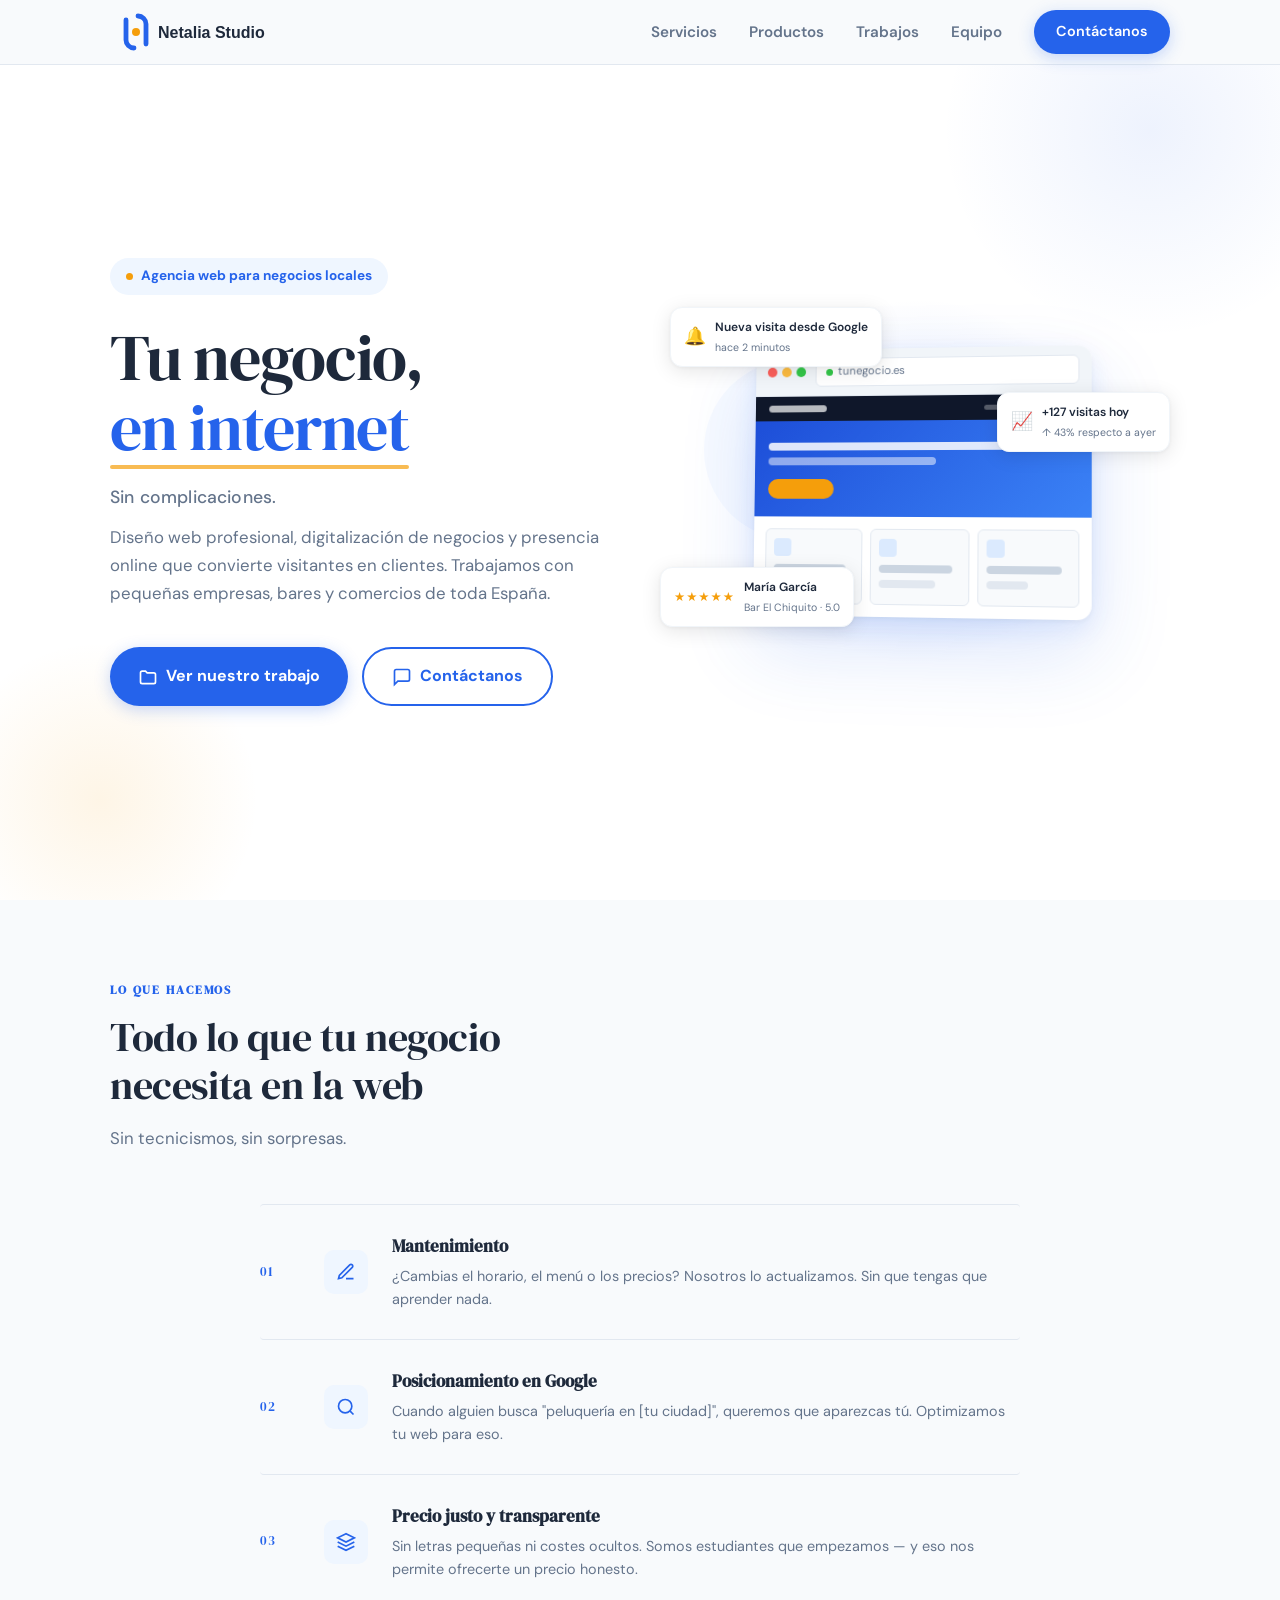
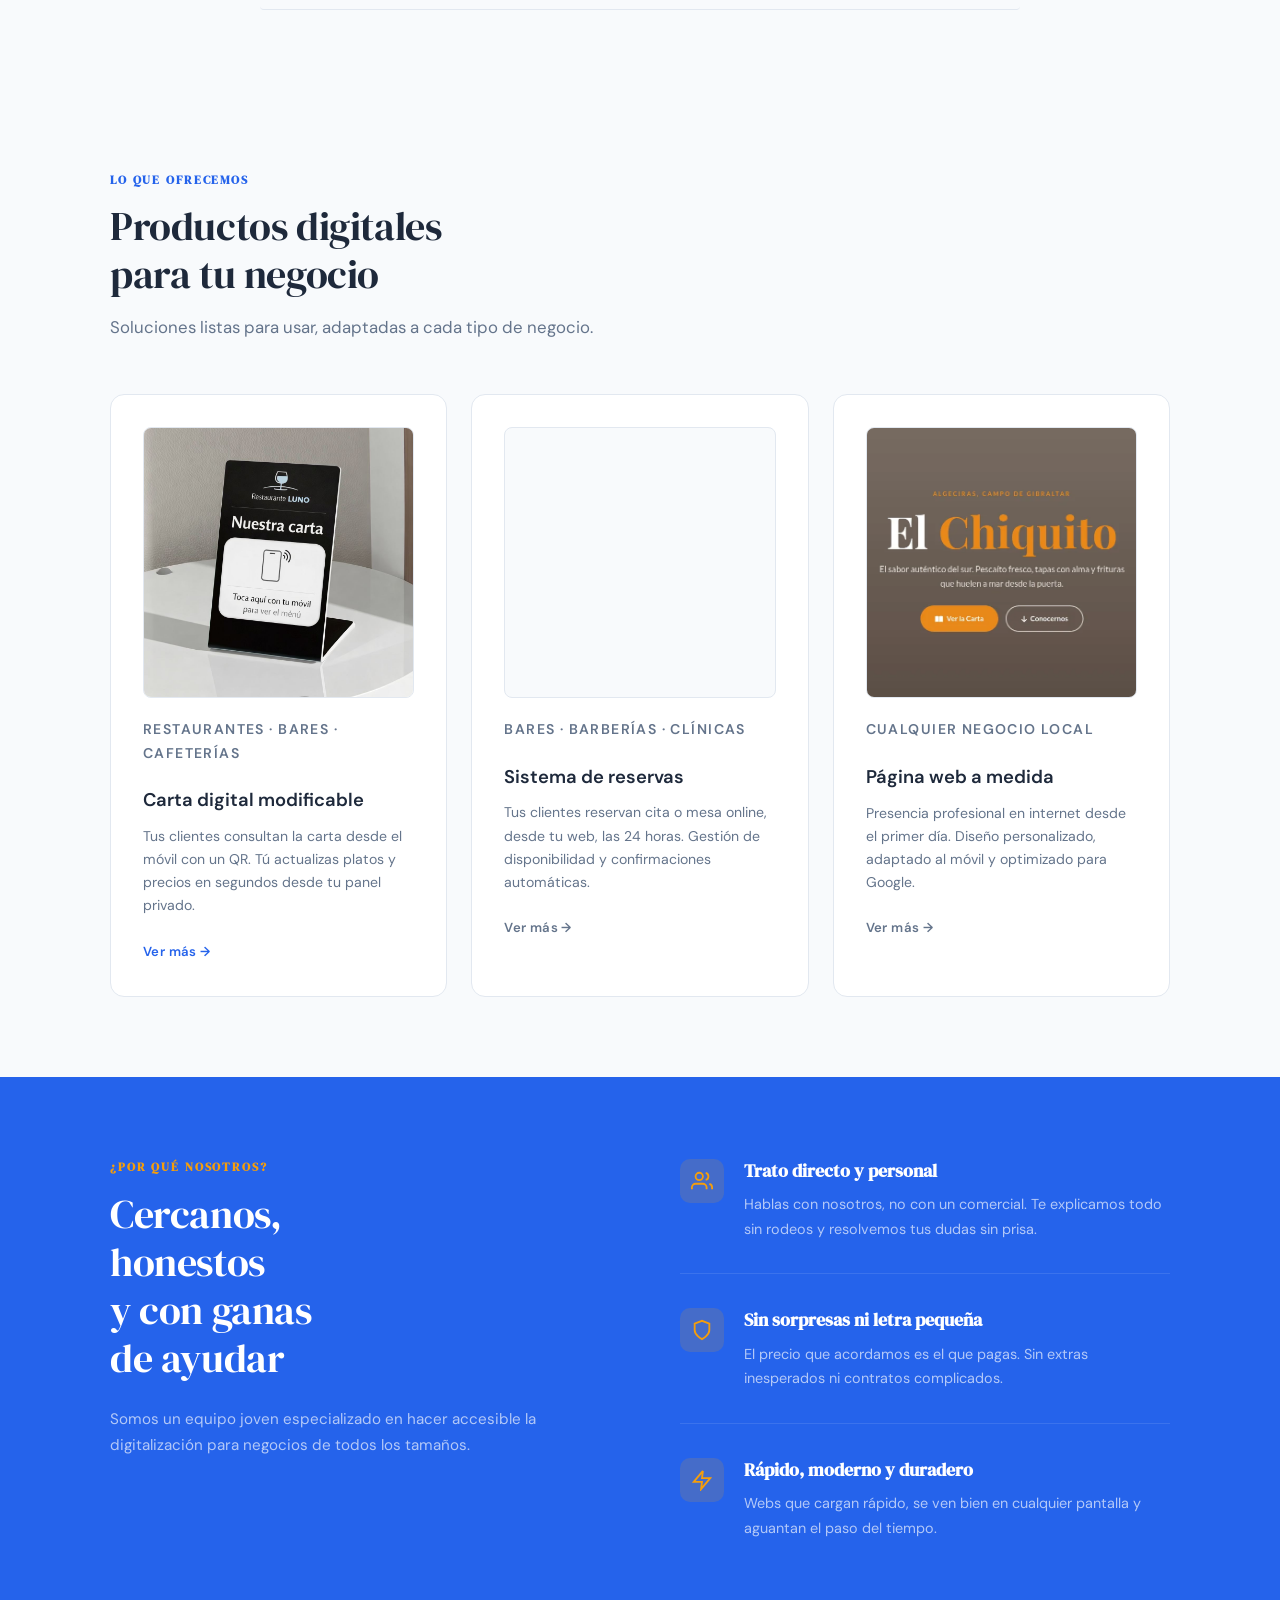
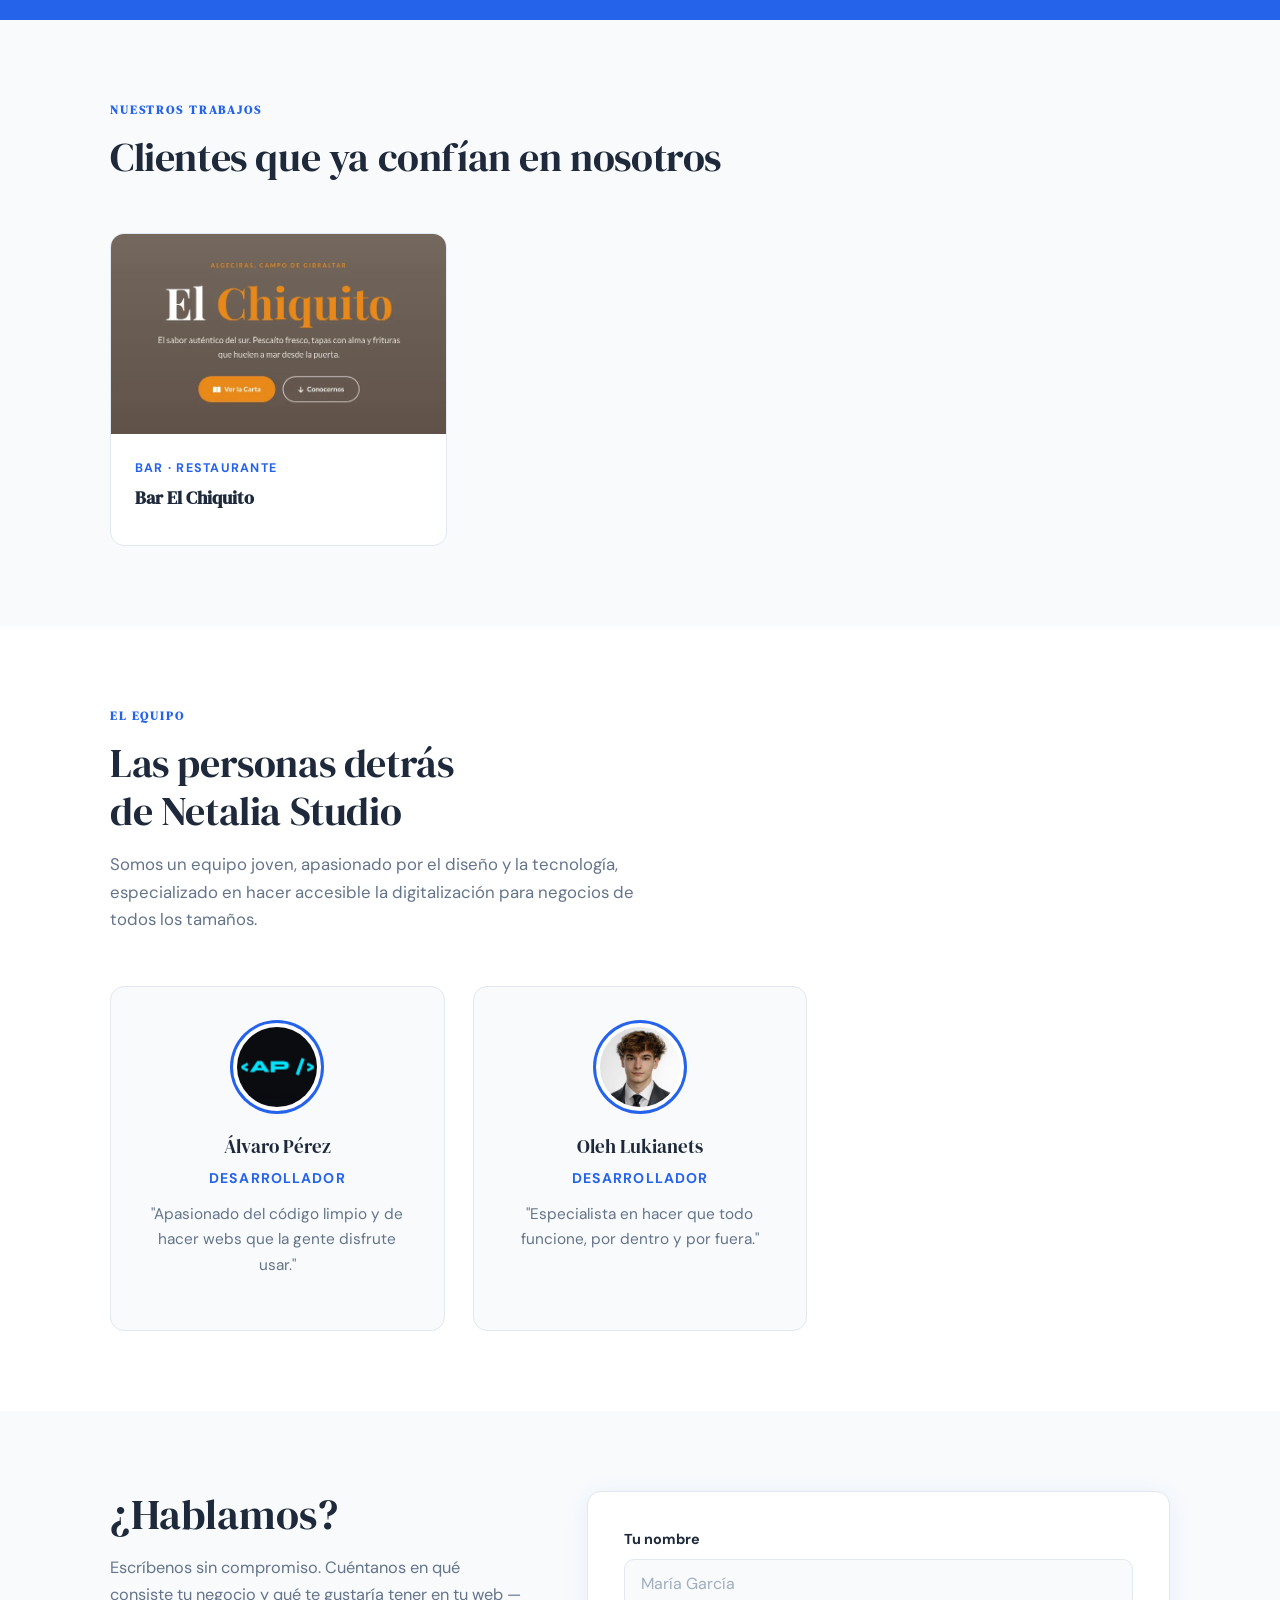
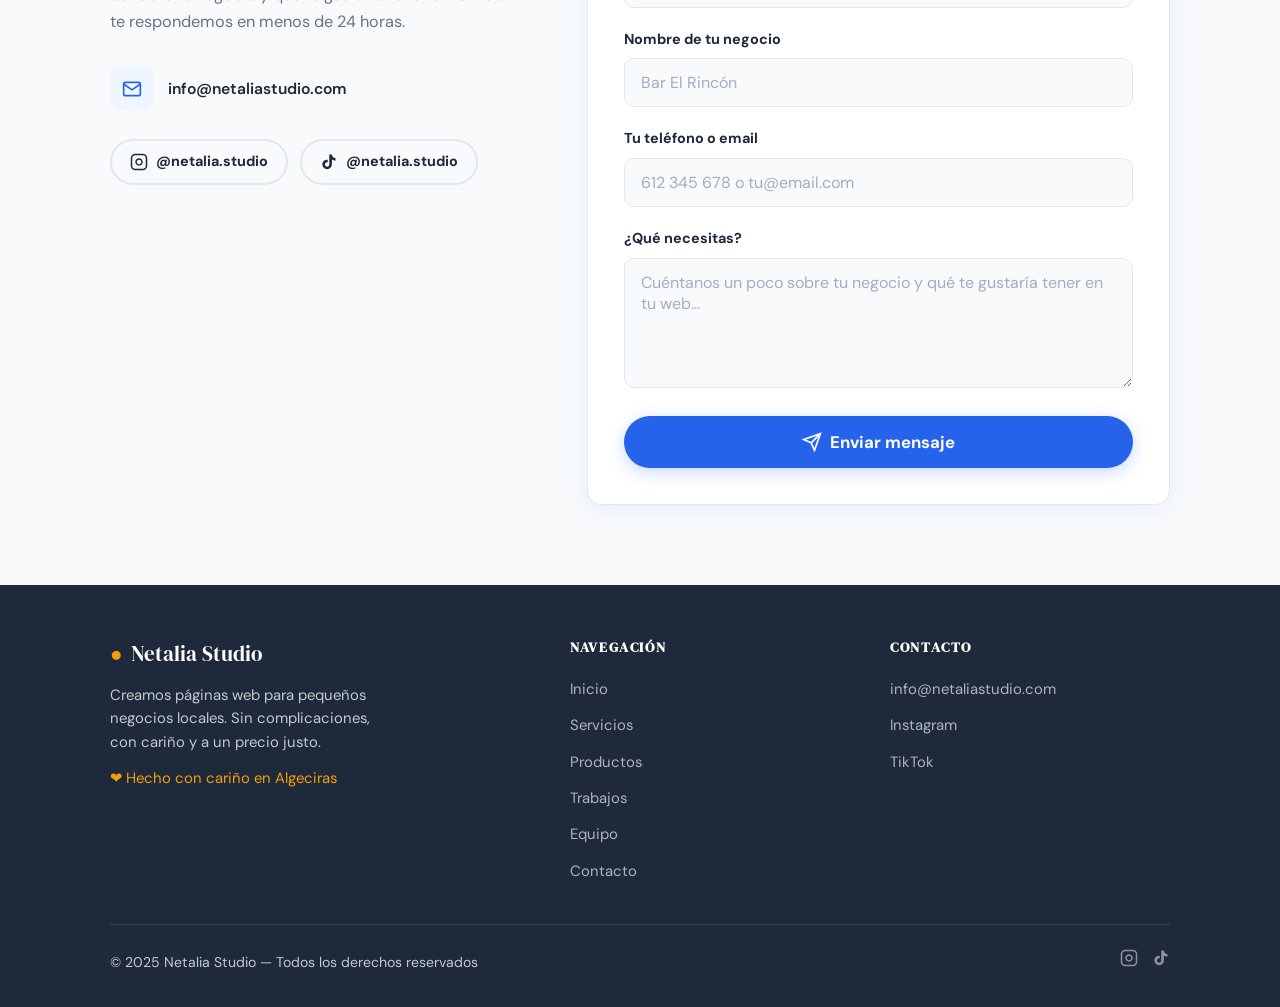
<file: index.html>
<!doctype html>
<html lang="es">
  <head>
    <meta charset="UTF-8" />
    <meta name="viewport" content="width=device-width, initial-scale=1.0" />
    <title>Netalia Studio — Tu negocio, en internet</title>
    <meta
      name="description"
      content="Netalia Studio — Creamos páginas web para pequeños negocios. Sin complicaciones, a precio justo."
    />
    <meta name="robots" content="index, follow" />
    <link rel="canonical" href="https://netaliastudio.github.io/" />

    <!-- Open Graph -->
    <meta property="og:type" content="website" />
    <meta property="og:url" content="https://netaliastudio.github.io/" />
    <meta
      property="og:title"
      content="Netalia Studio — Tu negocio, en internet"
    />
    <meta
      property="og:description"
      content="Creamos páginas web bonitas y rápidas para bares, peluquerías, tiendas y todo tipo de negocios. Sin complicaciones, a precio justo."
    />
    <meta
      property="og:image"
      content="https://netaliastudio.github.io/assets/img/plantilla1.webp"
    />
    <meta property="og:image:width" content="736" />
    <meta property="og:image:height" content="585" />
    <meta property="og:locale" content="es_ES" />
    <meta property="og:site_name" content="Netalia Studio" />

    <!-- Twitter Card -->
    <meta name="twitter:card" content="summary_large_image" />
    <meta
      name="twitter:title"
      content="Netalia Studio — Tu negocio, en internet"
    />
    <meta
      name="twitter:description"
      content="Creamos páginas web bonitas y rápidas para bares, peluquerías, tiendas y todo tipo de negocios. Sin complicaciones, a precio justo."
    />
    <meta
      name="twitter:image"
      content="https://netaliastudio.github.io/assets/img/plantilla1.webp"
    />

    <!-- Favicon -->
    <link rel="icon" href="assets/img/icono.svg" type="image/svg+xml" />
    <link rel="apple-touch-icon" href="assets/img/logo1.svg" />

    <!-- Preconnect -->
    <link rel="preconnect" href="https://fonts.googleapis.com" />
    <link rel="preconnect" href="https://fonts.gstatic.com" crossorigin />

    <!-- Google Fonts: DM Serif Display (titulares) + DM Sans (cuerpo) -->
    <link
      href="https://fonts.googleapis.com/css2?family=DM+Serif+Display:ital@0;1&family=DM+Sans:wght@300;400;500;600;700&display=swap"
      rel="stylesheet"
    />

    <!-- Estilos -->
    <link rel="stylesheet" href="assets/css/style.css" />

    <!-- Schema.org: Agencia Web -->
    <script type="application/ld+json">
      {
        "@context": "https://schema.org",
        "@type": "ProfessionalService",
        "name": "Netalia Studio",
        "url": "https://netaliastudio.github.io",
        "logo": "https://netaliastudio.github.io/assets/img/logo1.svg",
        "image": "https://netaliastudio.github.io/assets/img/plantilla1.webp",
        "description": "Creamos páginas web para pequeños negocios locales. Sin complicaciones, con cariño y a un precio justo.",
        "email": "info@netaliastudio.com",
        "areaServed": {
          "@type": "City",
          "name": "Algeciras"
        },
        "serviceType": "Diseño y desarrollo web",
        "sameAs": [
          "https://instagram.com/netalia.studio",
          "https://tiktok.com/@netalia.studio"
        ],
        "founder": [
          {
            "@type": "Person",
            "name": "Álvaro Pérez"
          },
          {
            "@type": "Person",
            "name": "Oleh Lukianets"
          }
        ]
      }
    </script>
  </head>

  <body>
    <!-- ============================================================
       NAVBAR
  ============================================================ -->
    <nav class="navbar" id="navbar">
      <div class="container">
        <div class="navbar-inner">
          <a href="#inicio">
            <img
              src="assets/img/logo1.svg"
              alt="Netalia Studio"
              class="navbar-img"
              width="200"
              height="40"
            />
          </a>

          <ul class="nav-links">
            <li><a href="#servicios">Servicios</a></li>
            <li><a href="#productos">Productos</a></li>
            <li><a href="#portfolio">Trabajos</a></li>
            <li><a href="#equipo">Equipo</a></li>
            <li><a href="#contacto" class="btn btn-primary">Contáctanos</a></li>
          </ul>

          <button class="hamburger" id="hamburger" aria-label="Abrir menú">
            <span></span><span></span><span></span>
          </button>
        </div>
      </div>

      <!-- Menú móvil desplegable -->
      <div class="mobile-menu" id="mobile-menu">
        <a href="#servicios">Servicios</a>
        <a href="#productos">Productos</a>
        <a href="#portfolio">Trabajos</a>
        <a href="#equipo">Equipo</a>
        <a href="#contacto" class="btn btn-primary">Contáctanos</a>
      </div>
    </nav>

    <!-- ============================================================
       HERO
  ============================================================ -->
    <section class="hero" id="inicio">
      <div class="hero-bg">
        <div class="shape-1"></div>
        <div class="shape-2"></div>
        <div class="shape-3"></div>
      </div>
      <div class="container">
        <div class="hero-content">
          <div class="hero-badge">
            <span class="dot"></span>
            Agencia web para negocios locales
          </div>

          <h1 class="hero-title">
            Tu negocio,<br />
            <span class="highlight">en internet</span>
          </h1>

          <p class="hero-tagline">Sin complicaciones.</p>

          <p class="hero-desc">
            Diseño web profesional, digitalización de negocios y presencia
            online que convierte visitantes en clientes. Trabajamos con pequeñas
            empresas, bares y comercios de toda España.
          </p>

          <div class="hero-btns">
            <a href="#portfolio" class="btn btn-primary">
              <svg
                viewBox="0 0 24 24"
                fill="none"
                stroke="currentColor"
                stroke-width="2"
                width="20"
                height="20"
                aria-hidden="true"
              >
                <path
                  d="M3 7a2 2 0 012-2h4l2 2h8a2 2 0 012 2v9a2 2 0 01-2 2H5a2 2 0 01-2-2V7z"
                />
              </svg>
              Ver nuestro trabajo
            </a>
            <a href="#contacto" class="btn btn-secondary">
              <svg
                viewBox="0 0 24 24"
                fill="none"
                stroke="currentColor"
                stroke-width="2"
                width="20"
                height="20"
                aria-hidden="true"
              >
                <path
                  d="M21 15a2 2 0 01-2 2H7l-4 4V5a2 2 0 012-2h14a2 2 0 012 2z"
                />
              </svg>
              Contáctanos
            </a>
          </div>
        </div>

        <div class="hero-visual" aria-hidden="true">
          <div class="hero-glow"></div>

          <div class="browser-mockup">
            <div class="browser-bar">
              <div class="browser-dots">
                <span></span><span></span><span></span>
              </div>
              <div class="browser-url-bar">tunegocio.es</div>
            </div>
            <div class="browser-body">
              <div class="mock-nav">
                <div class="mock-logo-bar"></div>
                <div class="mock-nav-links">
                  <span></span><span></span><span></span>
                </div>
              </div>
              <div class="mock-hero-section">
                <div class="mock-line w80"></div>
                <div class="mock-line w55"></div>
                <div class="mock-btn-bar"></div>
              </div>
              <div class="mock-cards">
                <div class="mock-card-item">
                  <div class="mock-icon"></div>
                  <div class="mock-line w90"></div>
                  <div class="mock-line w60"></div>
                </div>
                <div class="mock-card-item">
                  <div class="mock-icon"></div>
                  <div class="mock-line w90"></div>
                  <div class="mock-line w70"></div>
                </div>
                <div class="mock-card-item">
                  <div class="mock-icon"></div>
                  <div class="mock-line w90"></div>
                  <div class="mock-line w50"></div>
                </div>
              </div>
            </div>
          </div>

          <div class="hero-notif notif-1">
            <span class="notif-icon">🔔</span>
            <div>
              <p class="notif-title">Nueva visita desde Google</p>
              <p class="notif-sub">hace 2 minutos</p>
            </div>
          </div>

          <div class="hero-notif notif-2">
            <span class="notif-stars">★★★★★</span>
            <div>
              <p class="notif-title">María García</p>
              <p class="notif-sub">Bar El Chiquito · 5.0</p>
            </div>
          </div>

          <div class="hero-notif notif-3">
            <span class="notif-icon">📈</span>
            <div>
              <p class="notif-title">+127 visitas hoy</p>
              <p class="notif-sub">↑ 43% respecto a ayer</p>
            </div>
          </div>
        </div>
      </div>
    </section>

    <!-- ============================================================
       SERVICIOS
  ============================================================ -->
    <section class="section servicios" id="servicios">
      <div class="container">
        <div class="section-header fade-in">
          <p class="section-label">Lo que hacemos</p>
          <h2 class="section-title">
            Todo lo que tu negocio<br />necesita en la web
          </h2>
          <p class="section-desc">Sin tecnicismos, sin sorpresas.</p>
        </div>

        <div class="servicios-lista">
          <div class="servicio-fila fade-in">
            <span class="servicio-num">01</span>
            <div class="servicio-fila-icon">
              <svg
                viewBox="0 0 24 24"
                fill="none"
                stroke="currentColor"
                stroke-width="2"
                aria-hidden="true"
              >
                <path
                  d="M12 20h9M16.5 3.5a2.121 2.121 0 013 3L7 19l-4 1 1-4L16.5 3.5z"
                />
              </svg>
            </div>
            <div class="servicio-fila-body">
              <h3>Mantenimiento</h3>
              <p>
                ¿Cambias el horario, el menú o los precios? Nosotros lo
                actualizamos. Sin que tengas que aprender nada.
              </p>
            </div>
          </div>

          <div class="servicio-fila fade-in">
            <span class="servicio-num">02</span>
            <div class="servicio-fila-icon">
              <svg
                viewBox="0 0 24 24"
                fill="none"
                stroke="currentColor"
                stroke-width="2"
                aria-hidden="true"
              >
                <circle cx="11" cy="11" r="8" />
                <path d="M21 21l-4.35-4.35" />
              </svg>
            </div>
            <div class="servicio-fila-body">
              <h3>Posicionamiento en Google</h3>
              <p>
                Cuando alguien busca "peluquería en [tu ciudad]", queremos que
                aparezcas tú. Optimizamos tu web para eso.
              </p>
            </div>
          </div>

          <div class="servicio-fila fade-in">
            <span class="servicio-num">03</span>
            <div class="servicio-fila-icon">
              <svg
                viewBox="0 0 24 24"
                fill="none"
                stroke="currentColor"
                stroke-width="2"
                aria-hidden="true"
              >
                <path
                  d="M12 2L2 7l10 5 10-5-10-5zM2 17l10 5 10-5M2 12l10 5 10-5"
                />
              </svg>
            </div>
            <div class="servicio-fila-body">
              <h3>Precio justo y transparente</h3>
              <p>
                Sin letras pequeñas ni costes ocultos. Somos estudiantes que
                empezamos — y eso nos permite ofrecerte un precio honesto.
              </p>
            </div>
          </div>
        </div>
      </div>
    </section>

    <!-- ============================================================
       PRODUCTOS
  ============================================================ -->
    <section class="section productos" id="productos">
      <div class="container">
        <div class="section-header fade-in">
          <p class="section-label">Lo que ofrecemos</p>
          <h2 class="section-title">
            Productos digitales<br />para tu negocio
          </h2>
          <p class="section-desc">
            Soluciones listas para usar, adaptadas a cada tipo de negocio.
          </p>
        </div>

        <div class="productos-grid">
          <!-- Carta digital -->
          <a href="productos/carta-digital/" class="producto-card fade-in">
            <div class="producto-img">
              <!-- Sustituye el src por la imagen del producto -->
              <img
                src="assets/img/cartaNFC.jpeg"
                alt="Carta digital modificable"
                loading="lazy"
              />
            </div>

            <div class="producto-body">
              <p class="producto-tipo">Restaurantes · Bares · Cafeterías</p>
              <h3>Carta digital modificable</h3>
              <p>
                Tus clientes consultan la carta desde el móvil con un QR. Tú
                actualizas platos y precios en segundos desde tu panel privado.
              </p>
              <span class="producto-cta">Ver más →</span>
            </div>
          </a>

          <!-- Sistema de reservas -->
          <div class="producto-card fade-in">
            <div class="producto-img producto-img-vacio" aria-hidden="true">
              <!-- Sustituye por: <img src="assets/img/tu-imagen.webp" alt="..." loading="lazy" /> -->
            </div>

            <div class="producto-body">
              <p class="producto-tipo">Bares · Barberías · Clínicas</p>
              <h3>Sistema de reservas</h3>
              <p>
                Tus clientes reservan cita o mesa online, desde tu web, las 24
                horas. Gestión de disponibilidad y confirmaciones automáticas.
              </p>
              <span class="producto-cta producto-cta--disabled">Ver más →</span>
            </div>
          </div>

          <!-- Página web -->
          <div class="producto-card fade-in">
            <div class="producto-img">
              <!-- Sustituye el src por la imagen del producto -->
              <img
                src="assets/img/plantilla1.webp"
                alt="Carta digital modificable"
                loading="lazy"
              />
            </div>

            <div class="producto-body">
              <p class="producto-tipo">Cualquier negocio local</p>
              <h3>Página web a medida</h3>
              <p>
                Presencia profesional en internet desde el primer día. Diseño
                personalizado, adaptado al móvil y optimizado para Google.
              </p>
              <span class="producto-cta producto-cta--disabled">Ver más →</span>
            </div>
          </div>
        </div>
      </div>
    </section>

    <!-- ============================================================
       POR QUÉ ELEGIRNOS
  ============================================================ -->
    <section class="section porque" id="porque">
      <div class="container">
        <div class="porque-split">
          <div class="porque-izq fade-in">
            <p class="section-label">¿Por qué nosotros?</p>
            <h2 class="section-title">
              Cercanos,<br />honestos<br />y con ganas<br />de ayudar
            </h2>
            <p class="porque-desc">
              Somos un equipo joven especializado en hacer accesible la
              digitalización para negocios de todos los tamaños.
            </p>
          </div>

          <div class="porque-der">
            <div class="porque-item fade-in">
              <div class="porque-item-icon">
                <svg
                  viewBox="0 0 24 24"
                  fill="none"
                  stroke="currentColor"
                  stroke-width="2"
                  aria-hidden="true"
                >
                  <path d="M17 21v-2a4 4 0 00-4-4H5a4 4 0 00-4 4v2" />
                  <circle cx="9" cy="7" r="4" />
                  <path d="M23 21v-2a4 4 0 00-3-3.87M16 3.13a4 4 0 010 7.75" />
                </svg>
              </div>
              <div>
                <h3>Trato directo y personal</h3>
                <p>
                  Hablas con nosotros, no con un comercial. Te explicamos todo
                  sin rodeos y resolvemos tus dudas sin prisa.
                </p>
              </div>
            </div>

            <div class="porque-item fade-in">
              <div class="porque-item-icon">
                <svg
                  viewBox="0 0 24 24"
                  fill="none"
                  stroke="currentColor"
                  stroke-width="2"
                  aria-hidden="true"
                >
                  <path d="M12 22s8-4 8-10V5l-8-3-8 3v7c0 6 8 10 8 10z" />
                </svg>
              </div>
              <div>
                <h3>Sin sorpresas ni letra pequeña</h3>
                <p>
                  El precio que acordamos es el que pagas. Sin extras
                  inesperados ni contratos complicados.
                </p>
              </div>
            </div>

            <div class="porque-item fade-in">
              <div class="porque-item-icon">
                <svg
                  viewBox="0 0 24 24"
                  fill="none"
                  stroke="currentColor"
                  stroke-width="2"
                  aria-hidden="true"
                >
                  <polyline points="13 2 3 14 12 14 11 22 21 10 12 10 13 2" />
                </svg>
              </div>
              <div>
                <h3>Rápido, moderno y duradero</h3>
                <p>
                  Webs que cargan rápido, se ven bien en cualquier pantalla y
                  aguantan el paso del tiempo.
                </p>
              </div>
            </div>
          </div>
        </div>
      </div>
    </section>

    <!-- ============================================================
       PORTFOLIO
  ============================================================ -->
    <section class="section portfolio" id="portfolio">
      <div class="container">
        <div class="section-header fade-in">
          <p class="section-label">Nuestros trabajos</p>
          <h2 class="section-title">Clientes que ya confían en nosotros</h2>
        </div>

        <div class="portfolio-grid">
          <a
            href="https://oleglukyy.github.io/barchiquito/"
            target="_blank"
            rel="noopener"
          >
            <div class="portfolio-card fade-in">
              <div class="portfolio-placeholder">
                <img
                  src="assets/img/plantilla1.webp"
                  alt="Web de Bar El Chiquito — Bar y restaurante en Algeciras"
                  style="width: 100%; height: 200px; object-fit: cover"
                  loading="lazy"
                  width="736"
                  height="585"
                />
              </div>
              <div class="portfolio-meta">
                <p class="portfolio-tipo">Bar · Restaurante</p>
                <h3>Bar El Chiquito</h3>
              </div>
            </div>
          </a>
        </div>
      </div>
    </section>

    <!-- ============================================================
       EQUIPO
  ============================================================ -->
    <section class="section equipo" id="equipo">
      <div class="container">
        <div class="section-header fade-in">
          <p class="section-label">El equipo</p>
          <h2 class="section-title">
            Las personas detrás<br />de Netalia Studio
          </h2>
          <p class="section-desc">
            Somos un equipo joven, apasionado por el diseño y la tecnología,
            especializado en hacer accesible la digitalización para negocios de
            todos los tamaños.
          </p>
        </div>

        <div class="equipo-grid">
          <div class="equipo-card fade-in">
            <img
              src="assets/img/AL.webp"
              alt="Álvaro Pérez, fundador de Netalia Studio"
              class="avatar"
              loading="lazy"
              width="88"
              height="88"
            />
            <h3>Álvaro Pérez</h3>
            <p class="equipo-rol">Desarrollador</p>
            <p class="equipo-frase">
              "Apasionado del código limpio y de hacer webs que la gente
              disfrute usar."
            </p>
          </div>

          <div class="equipo-card fade-in">
            <img
              src="assets/img/OL.webp"
              alt="Oleh Lukianets, fundador de Netalia Studio"
              class="avatar"
              loading="lazy"
              width="88"
              height="88"
            />
            <h3>Oleh Lukianets</h3>
            <p class="equipo-rol">Desarrollador</p>
            <p class="equipo-frase">
              "Especialista en hacer que todo funcione, por dentro y por fuera."
            </p>
          </div>
        </div>
      </div>
    </section>

    <!-- ============================================================
       CONTACTO
  ============================================================ -->
    <section class="section contacto" id="contacto">
      <div class="container">
        <div class="contacto-inner">
          <div class="contacto-info fade-in">
            <h2>¿Hablamos?</h2>
            <p>
              Escríbenos sin compromiso. Cuéntanos en qué consiste tu negocio y
              qué te gustaría tener en tu web — te respondemos en menos de 24
              horas.
            </p>

            <div class="contacto-dato">
              <div class="contacto-dato-icon">
                <svg
                  viewBox="0 0 24 24"
                  fill="none"
                  stroke="currentColor"
                  stroke-width="2"
                  aria-hidden="true"
                >
                  <path
                    d="M4 4h16c1.1 0 2 .9 2 2v12c0 1.1-.9 2-2 2H4c-1.1 0-2-.9-2-2V6c0-1.1.9-2 2-2z"
                  />
                  <polyline points="22,6 12,13 2,6" />
                </svg>
              </div>
              <a href="mailto:info@netaliastudio.com">info@netaliastudio.com</a>
            </div>

            <div class="social-links">
              <a
                href="https://instagram.com/netalia.studio"
                target="_blank"
                rel="noopener"
                class="social-link"
              >
                <svg
                  viewBox="0 0 24 24"
                  fill="none"
                  stroke="currentColor"
                  stroke-width="2"
                  aria-hidden="true"
                >
                  <rect x="2" y="2" width="20" height="20" rx="5" ry="5" />
                  <path d="M16 11.37A4 4 0 1112.63 8 4 4 0 0116 11.37z" />
                  <line x1="17.5" y1="6.5" x2="17.51" y2="6.5" />
                </svg>
                @netalia.studio
              </a>

              <a
                href="https://tiktok.com/@netalia.studio"
                target="_blank"
                rel="noopener"
                class="social-link"
              >
                <svg
                  viewBox="0 0 24 24"
                  fill="currentColor"
                  width="18"
                  height="18"
                  aria-hidden="true"
                >
                  <path
                    d="M19.59 6.69a4.83 4.83 0 01-3.77-4.25V2h-3.45v13.67a2.89 2.89 0 01-2.88 2.5 2.89 2.89 0 01-2.89-2.89 2.89 2.89 0 012.89-2.89c.28 0 .54.04.79.1V9.01a6.33 6.33 0 00-.79-.05 6.34 6.34 0 00-6.34 6.34 6.34 6.34 0 006.34 6.34 6.34 6.34 0 006.33-6.34V8.69a8.18 8.18 0 004.78 1.52V6.76a4.85 4.85 0 01-1.01-.07z"
                  />
                </svg>
                @netalia.studio
              </a>
            </div>
          </div>

          <div class="fade-in">
            <div class="form-card">
              <form
                id="contactForm"
                action="https://formspree.io/f/mojkojkw"
                method="POST"
              >
                <div class="form-group">
                  <label for="nombre">Tu nombre</label>
                  <input
                    type="text"
                    id="nombre"
                    name="nombre"
                    placeholder="María García"
                    required
                  />
                </div>

                <div class="form-group">
                  <label for="negocio">Nombre de tu negocio</label>
                  <input
                    type="text"
                    id="negocio"
                    name="negocio"
                    placeholder="Bar El Rincón"
                  />
                </div>

                <div class="form-group">
                  <label for="contacto-campo">Tu teléfono o email</label>
                  <input
                    type="text"
                    id="contacto-campo"
                    name="contacto"
                    placeholder="612 345 678 o tu@email.com"
                    required
                  />
                </div>

                <div class="form-group">
                  <label for="mensaje">¿Qué necesitas?</label>
                  <textarea
                    id="mensaje"
                    name="mensaje"
                    placeholder="Cuéntanos un poco sobre tu negocio y qué te gustaría tener en tu web..."
                  ></textarea>
                </div>

                <button type="submit" class="btn btn-primary form-submit">
                  <svg
                    viewBox="0 0 24 24"
                    fill="none"
                    stroke="currentColor"
                    stroke-width="2"
                    width="20"
                    height="20"
                    aria-hidden="true"
                  >
                    <line x1="22" y1="2" x2="11" y2="13" />
                    <polygon points="22 2 15 22 11 13 2 9 22 2" />
                  </svg>
                  Enviar mensaje
                </button>
              </form>
            </div>
          </div>
        </div>
      </div>
    </section>

    <!-- ============================================================
       FOOTER
  ============================================================ -->
    <footer class="footer">
      <div class="container">
        <div class="footer-top">
          <div class="footer-brand">
            <div class="footer-logo">
              <span style="color: var(--ambar)">●</span> Netalia Studio
            </div>
            <p>
              Creamos páginas web para pequeños negocios locales. Sin
              complicaciones, con cariño y a un precio justo.
            </p>
            <p class="footer-heart">❤ Hecho con cariño en Algeciras</p>
          </div>

          <div class="footer-col">
            <h4>Navegación</h4>
            <ul>
              <li><a href="#inicio">Inicio</a></li>
              <li><a href="#servicios">Servicios</a></li>
              <li><a href="#productos">Productos</a></li>
              <li><a href="#portfolio">Trabajos</a></li>
              <li><a href="#equipo">Equipo</a></li>
              <li><a href="#contacto">Contacto</a></li>
            </ul>
          </div>

          <div class="footer-col">
            <h4>Contacto</h4>
            <ul>
              <li>
                <a href="mailto:info@netaliastudio.com"
                  >info@netaliastudio.com</a
                >
              </li>
              <li>
                <a
                  href="https://instagram.com/netalia.studio"
                  target="_blank"
                  rel="noopener"
                  >Instagram</a
                >
              </li>
              <li>
                <a
                  href="https://tiktok.com/@netalia.studio"
                  target="_blank"
                  rel="noopener"
                  >TikTok</a
                >
              </li>
            </ul>
          </div>
        </div>

        <div class="footer-bottom">
          <p>© 2025 Netalia Studio — Todos los derechos reservados</p>
          <div class="footer-social">
            <a
              href="https://instagram.com/netalia.studio"
              target="_blank"
              rel="noopener"
              aria-label="Instagram"
            >
              <svg
                viewBox="0 0 24 24"
                fill="none"
                stroke="currentColor"
                stroke-width="2"
              >
                <rect x="2" y="2" width="20" height="20" rx="5" />
                <path d="M16 11.37A4 4 0 1112.63 8 4 4 0 0116 11.37z" />
                <line x1="17.5" y1="6.5" x2="17.51" y2="6.5" />
              </svg>
            </a>
            <a
              href="https://tiktok.com/@netalia.studio"
              target="_blank"
              rel="noopener"
              aria-label="TikTok"
            >
              <svg viewBox="0 0 24 24" fill="currentColor">
                <path
                  d="M19.59 6.69a4.83 4.83 0 01-3.77-4.25V2h-3.45v13.67a2.89 2.89 0 01-2.88 2.5 2.89 2.89 0 01-2.89-2.89 2.89 2.89 0 012.89-2.89c.28 0 .54.04.79.1V9.01a6.33 6.33 0 00-.79-.05 6.34 6.34 0 00-6.34 6.34 6.34 6.34 0 006.34 6.34 6.34 6.34 0 006.33-6.34V8.69a8.18 8.18 0 004.78 1.52V6.76a4.85 4.85 0 01-1.01-.07z"
                />
              </svg>
            </a>
          </div>
        </div>
      </div>
    </footer>

    <script src="assets/js/main.js" defer></script>
  </body>
</html>
</file>
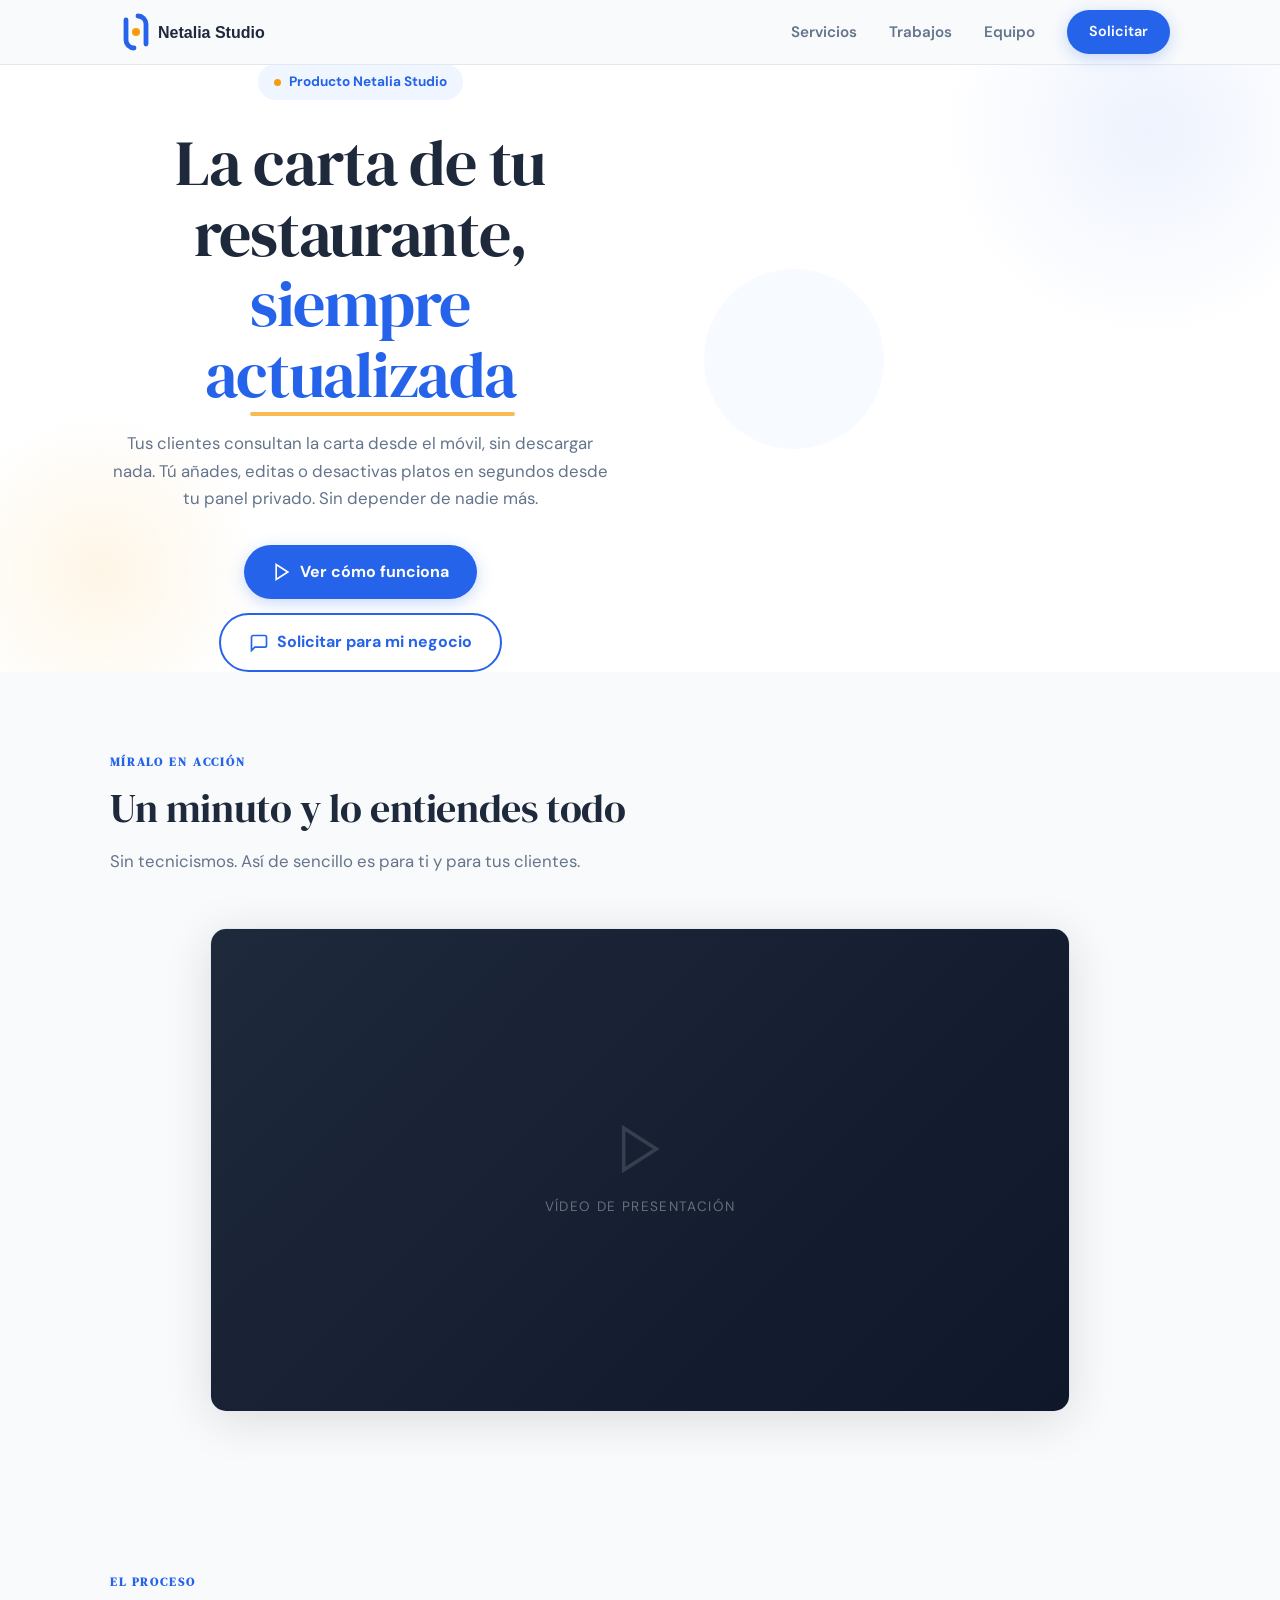
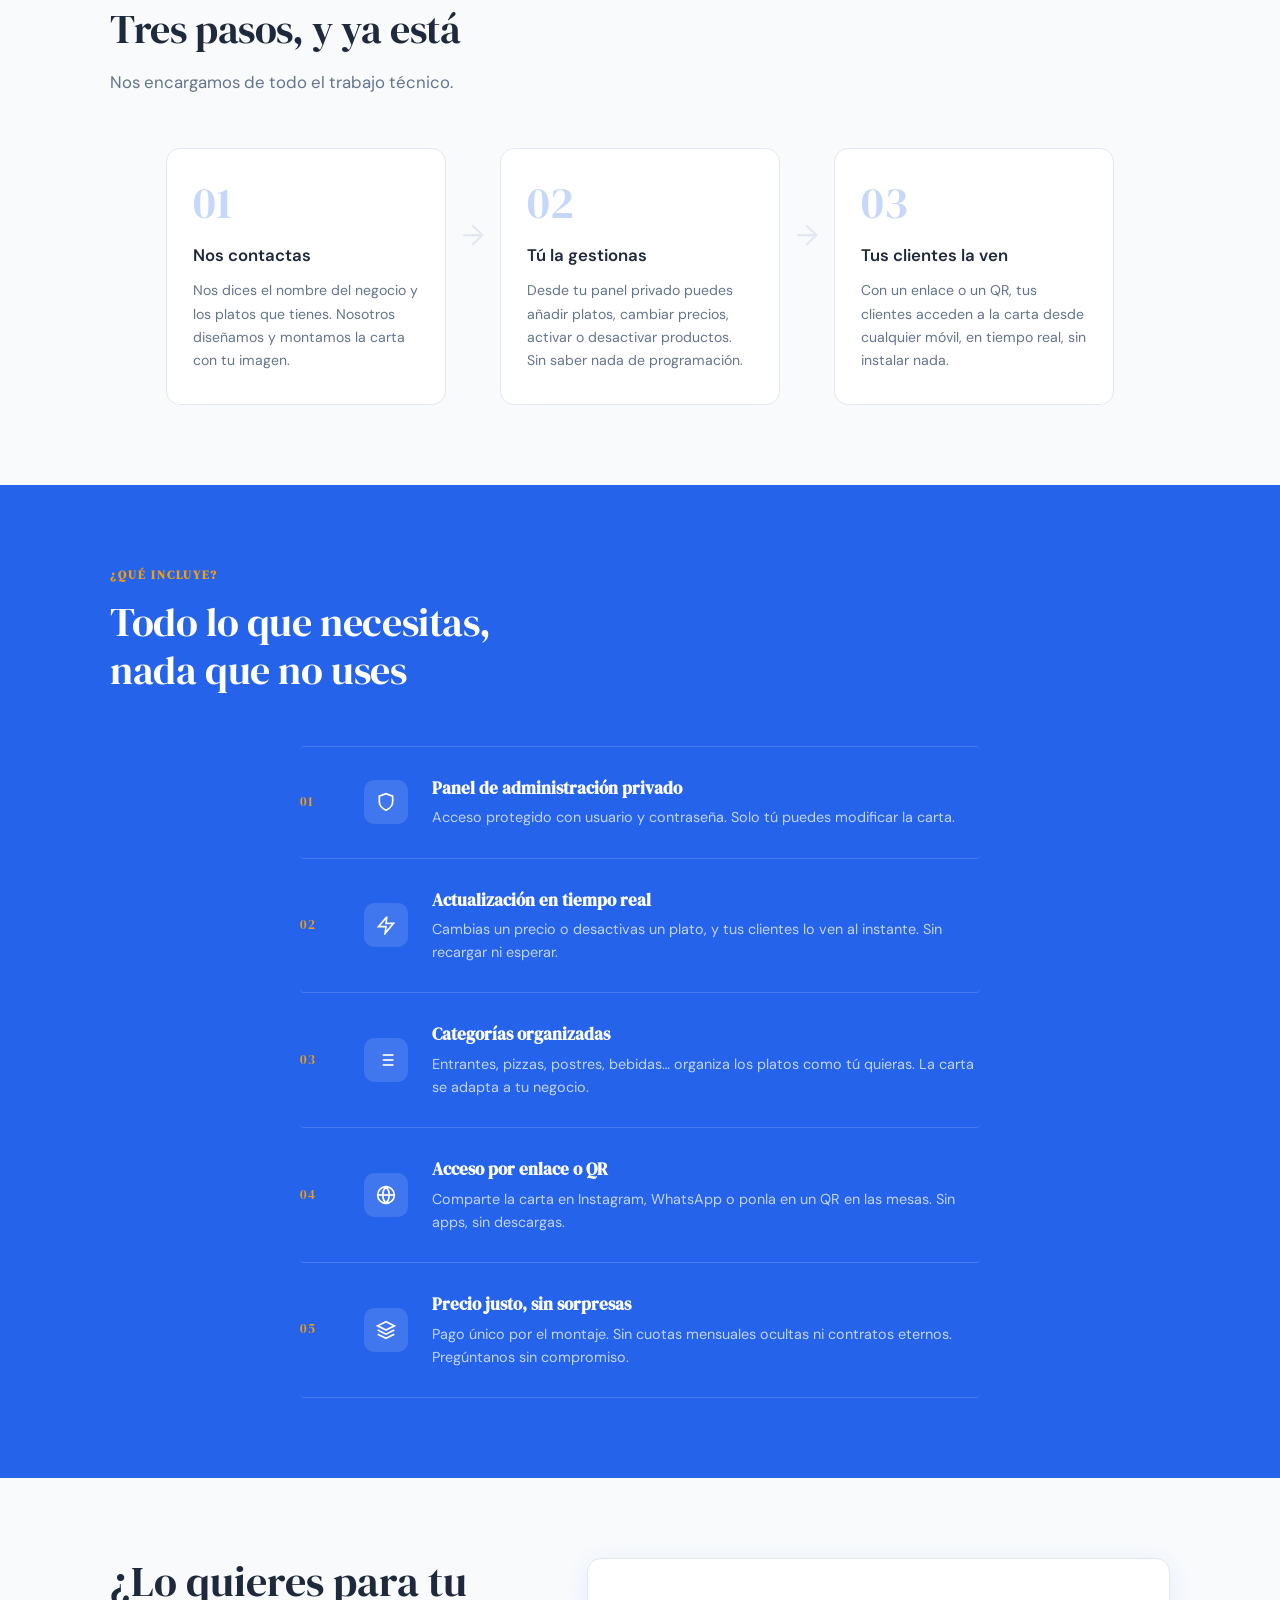
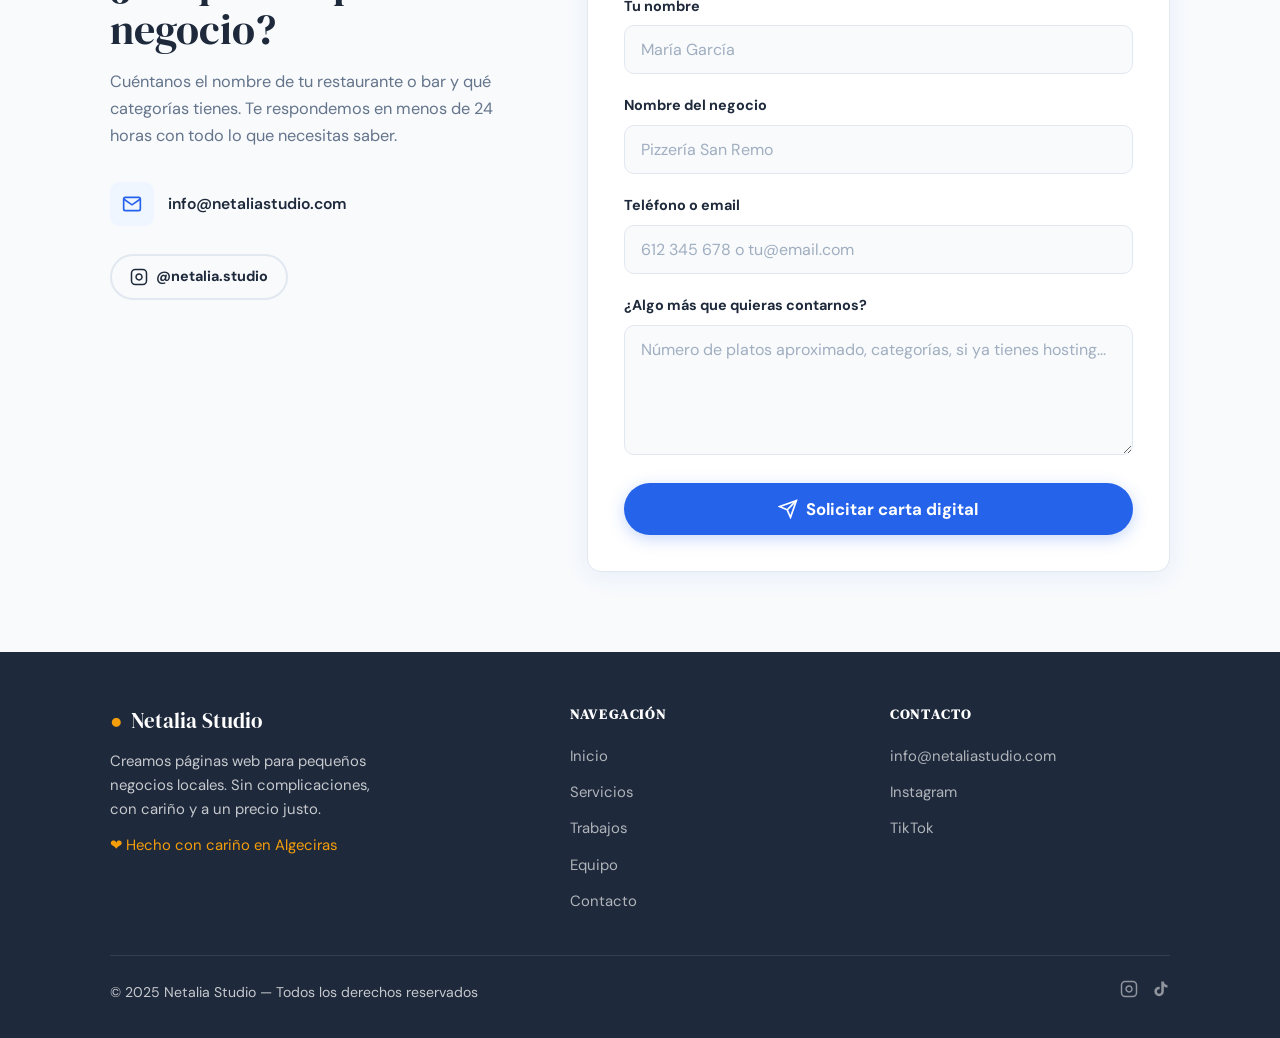
<file: productos/carta-digital/index.html>
<!doctype html>
<html lang="es">
  <head>
    <meta charset="UTF-8" />
    <meta name="viewport" content="width=device-width, initial-scale=1.0" />
    <title>Carta Digital para Restaurantes — Netalia Studio</title>
    <meta
      name="description"
      content="Carta digital online para tu restaurante o bar. Tus clientes la ven desde el móvil sin descargar nada. Tú la actualizas en segundos desde un panel propio."
    />

    <link rel="icon" href="../../assets/img/icono.svg" type="image/svg+xml" />
    <link rel="preconnect" href="https://fonts.googleapis.com" />
    <link rel="preconnect" href="https://fonts.gstatic.com" crossorigin />
    <link
      href="https://fonts.googleapis.com/css2?family=DM+Serif+Display:ital@0;1&family=DM+Sans:wght@300;400;500;600;700&display=swap"
      rel="stylesheet"
    />

    <link rel="stylesheet" href="../../assets/css/style.css" />
    <link rel="stylesheet" href="style.css" />
  </head>

  <body>
    <!-- ============================================================
       NAVBAR
    ============================================================ -->
    <nav class="navbar" id="navbar">
      <div class="container">
        <div class="navbar-inner">
          <a href="../../">
            <img
              src="../../assets/img/logo1.svg"
              alt="Netalia Studio"
              class="navbar-img"
              width="200"
              height="40"
            />
          </a>

          <ul class="nav-links">
            <li><a href="../../#servicios">Servicios</a></li>
            <li><a href="../../#portfolio">Trabajos</a></li>
            <li><a href="../../#equipo">Equipo</a></li>
            <li><a href="#contacto" class="btn btn-primary">Solicitar</a></li>
          </ul>

          <button class="hamburger" id="hamburger" aria-label="Abrir menú">
            <span></span><span></span><span></span>
          </button>
        </div>
      </div>

      <div class="mobile-menu" id="mobile-menu">
        <a href="../../#servicios">Servicios</a>
        <a href="../../#portfolio">Trabajos</a>
        <a href="../../#equipo">Equipo</a>
        <a href="#contacto" class="btn btn-primary">Solicitar</a>
      </div>
    </nav>

    <!-- ============================================================
       HERO
    ============================================================ -->
    <section class="hero hero-producto" id="inicio">
      <div class="hero-bg">
        <div class="shape-1"></div>
        <div class="shape-2"></div>
        <div class="shape-3"></div>
      </div>
      <div class="container">
        <div class="hero-content hero-content-centro">
          <div class="hero-badge">
            <span class="dot"></span>
            Producto Netalia Studio
          </div>

          <h1 class="hero-title">
            La carta de tu restaurante,<br />
            <span class="highlight">siempre actualizada</span>
          </h1>

          <p class="hero-desc hero-desc-centro">
            Tus clientes consultan la carta desde el móvil, sin descargar nada.
            Tú añades, editas o desactivas platos en segundos desde tu panel privado.
            Sin depender de nadie más.
          </p>

          <div class="hero-btns hero-btns-centro">
            <a href="#video" class="btn btn-primary">
              <svg viewBox="0 0 24 24" fill="none" stroke="currentColor" stroke-width="2" width="20" height="20" aria-hidden="true">
                <polygon points="5 3 19 12 5 21 5 3" />
              </svg>
              Ver cómo funciona
            </a>
            <a href="#contacto" class="btn btn-secondary">
              <svg viewBox="0 0 24 24" fill="none" stroke="currentColor" stroke-width="2" width="20" height="20" aria-hidden="true">
                <path d="M21 15a2 2 0 01-2 2H7l-4 4V5a2 2 0 012-2h14a2 2 0 012 2z" />
              </svg>
              Solicitar para mi negocio
            </a>
          </div>
        </div>
      </div>
    </section>

    <!-- ============================================================
       VIDEO
    ============================================================ -->
    <section class="section section-video" id="video">
      <div class="container">
        <div class="section-header fade-in">
          <p class="section-label">Míralo en acción</p>
          <h2 class="section-title">Un minuto y lo entiendes todo</h2>
          <p class="section-desc">
            Sin tecnicismos. Así de sencillo es para ti y para tus clientes.
          </p>
        </div>

        <div class="video-wrapper fade-in">
          <!-- Inserta aquí tu vídeo: sustituye este bloque por un <video> o <iframe> de YouTube/Vimeo -->
          <div class="video-placeholder">
            <svg viewBox="0 0 24 24" fill="none" stroke="currentColor" stroke-width="1.5" aria-hidden="true">
              <polygon points="5 3 19 12 5 21 5 3" />
            </svg>
            <p>Vídeo de presentación</p>
          </div>
        </div>
      </div>
    </section>

    <!-- ============================================================
       CÓMO FUNCIONA
    ============================================================ -->
    <section class="section como-funciona" id="como-funciona">
      <div class="container">
        <div class="section-header fade-in">
          <p class="section-label">El proceso</p>
          <h2 class="section-title">Tres pasos, y ya está</h2>
          <p class="section-desc">Nos encargamos de todo el trabajo técnico.</p>
        </div>

        <div class="pasos-grid">
          <div class="paso-card fade-in">
            <div class="paso-num">01</div>
            <h3>Nos contactas</h3>
            <p>
              Nos dices el nombre del negocio y los platos que tienes.
              Nosotros diseñamos y montamos la carta con tu imagen.
            </p>
          </div>

          <div class="paso-flecha" aria-hidden="true">→</div>

          <div class="paso-card fade-in">
            <div class="paso-num">02</div>
            <h3>Tú la gestionas</h3>
            <p>
              Desde tu panel privado puedes añadir platos, cambiar precios,
              activar o desactivar productos. Sin saber nada de programación.
            </p>
          </div>

          <div class="paso-flecha" aria-hidden="true">→</div>

          <div class="paso-card fade-in">
            <div class="paso-num">03</div>
            <h3>Tus clientes la ven</h3>
            <p>
              Con un enlace o un QR, tus clientes acceden a la carta desde
              cualquier móvil, en tiempo real, sin instalar nada.
            </p>
          </div>
        </div>
      </div>
    </section>

    <!-- ============================================================
       CARACTERÍSTICAS
    ============================================================ -->
    <section class="section porque" id="caracteristicas">
      <div class="container">
        <div class="section-header fade-in">
          <p class="section-label">¿Qué incluye?</p>
          <h2 class="section-title">Todo lo que necesitas,<br />nada que no uses</h2>
        </div>

        <div class="servicios-lista fade-in">
          <div class="servicio-fila">
            <span class="servicio-num">01</span>
            <div class="servicio-fila-icon">
              <svg viewBox="0 0 24 24" fill="none" stroke="currentColor" stroke-width="2" aria-hidden="true">
                <path d="M12 22s8-4 8-10V5l-8-3-8 3v7c0 6 8 10 8 10z" />
              </svg>
            </div>
            <div class="servicio-fila-body">
              <h3>Panel de administración privado</h3>
              <p>Acceso protegido con usuario y contraseña. Solo tú puedes modificar la carta.</p>
            </div>
          </div>

          <div class="servicio-fila">
            <span class="servicio-num">02</span>
            <div class="servicio-fila-icon">
              <svg viewBox="0 0 24 24" fill="none" stroke="currentColor" stroke-width="2" aria-hidden="true">
                <polyline points="13 2 3 14 12 14 11 22 21 10 12 10 13 2" />
              </svg>
            </div>
            <div class="servicio-fila-body">
              <h3>Actualización en tiempo real</h3>
              <p>Cambias un precio o desactivas un plato, y tus clientes lo ven al instante. Sin recargar ni esperar.</p>
            </div>
          </div>

          <div class="servicio-fila">
            <span class="servicio-num">03</span>
            <div class="servicio-fila-icon">
              <svg viewBox="0 0 24 24" fill="none" stroke="currentColor" stroke-width="2" aria-hidden="true">
                <line x1="8" y1="6" x2="21" y2="6" />
                <line x1="8" y1="12" x2="21" y2="12" />
                <line x1="8" y1="18" x2="21" y2="18" />
                <line x1="3" y1="6" x2="3.01" y2="6" />
                <line x1="3" y1="12" x2="3.01" y2="12" />
                <line x1="3" y1="18" x2="3.01" y2="18" />
              </svg>
            </div>
            <div class="servicio-fila-body">
              <h3>Categorías organizadas</h3>
              <p>Entrantes, pizzas, postres, bebidas… organiza los platos como tú quieras. La carta se adapta a tu negocio.</p>
            </div>
          </div>

          <div class="servicio-fila">
            <span class="servicio-num">04</span>
            <div class="servicio-fila-icon">
              <svg viewBox="0 0 24 24" fill="none" stroke="currentColor" stroke-width="2" aria-hidden="true">
                <circle cx="12" cy="12" r="10" />
                <line x1="2" y1="12" x2="22" y2="12" />
                <path d="M12 2a15.3 15.3 0 014 10 15.3 15.3 0 01-4 10 15.3 15.3 0 01-4-10 15.3 15.3 0 014-10z" />
              </svg>
            </div>
            <div class="servicio-fila-body">
              <h3>Acceso por enlace o QR</h3>
              <p>Comparte la carta en Instagram, WhatsApp o ponla en un QR en las mesas. Sin apps, sin descargas.</p>
            </div>
          </div>

          <div class="servicio-fila">
            <span class="servicio-num">05</span>
            <div class="servicio-fila-icon">
              <svg viewBox="0 0 24 24" fill="none" stroke="currentColor" stroke-width="2" aria-hidden="true">
                <path d="M12 2L2 7l10 5 10-5-10-5zM2 17l10 5 10-5M2 12l10 5 10-5" />
              </svg>
            </div>
            <div class="servicio-fila-body">
              <h3>Precio justo, sin sorpresas</h3>
              <p>Pago único por el montaje. Sin cuotas mensuales ocultas ni contratos eternos. Pregúntanos sin compromiso.</p>
            </div>
          </div>
        </div>
      </div>
    </section>

    <!-- ============================================================
       CONTACTO
    ============================================================ -->
    <section class="section contacto" id="contacto">
      <div class="container">
        <div class="contacto-inner">
          <div class="contacto-info fade-in">
            <h2>¿Lo quieres para tu negocio?</h2>
            <p>
              Cuéntanos el nombre de tu restaurante o bar y qué categorías
              tienes. Te respondemos en menos de 24 horas con todo lo que
              necesitas saber.
            </p>

            <div class="contacto-dato">
              <div class="contacto-dato-icon">
                <svg viewBox="0 0 24 24" fill="none" stroke="currentColor" stroke-width="2" aria-hidden="true">
                  <path d="M4 4h16c1.1 0 2 .9 2 2v12c0 1.1-.9 2-2 2H4c-1.1 0-2-.9-2-2V6c0-1.1.9-2 2-2z" />
                  <polyline points="22,6 12,13 2,6" />
                </svg>
              </div>
              <a href="mailto:info@netaliastudio.com">info@netaliastudio.com</a>
            </div>

            <div class="social-links">
              <a href="https://instagram.com/netalia.studio" target="_blank" rel="noopener" class="social-link">
                <svg viewBox="0 0 24 24" fill="none" stroke="currentColor" stroke-width="2" aria-hidden="true">
                  <rect x="2" y="2" width="20" height="20" rx="5" ry="5" />
                  <path d="M16 11.37A4 4 0 1112.63 8 4 4 0 0116 11.37z" />
                  <line x1="17.5" y1="6.5" x2="17.51" y2="6.5" />
                </svg>
                @netalia.studio
              </a>
            </div>
          </div>

          <div class="fade-in">
            <div class="form-card">
              <form id="contactForm" action="https://formspree.io/f/mojkojkw" method="POST">
                <div class="form-group">
                  <label for="nombre">Tu nombre</label>
                  <input type="text" id="nombre" name="nombre" placeholder="María García" required />
                </div>

                <div class="form-group">
                  <label for="negocio">Nombre del negocio</label>
                  <input type="text" id="negocio" name="negocio" placeholder="Pizzería San Remo" required />
                </div>

                <div class="form-group">
                  <label for="contacto-campo">Teléfono o email</label>
                  <input type="text" id="contacto-campo" name="contacto" placeholder="612 345 678 o tu@email.com" required />
                </div>

                <div class="form-group">
                  <label for="mensaje">¿Algo más que quieras contarnos?</label>
                  <textarea id="mensaje" name="mensaje" placeholder="Número de platos aproximado, categorías, si ya tienes hosting..."></textarea>
                </div>

                <input type="hidden" name="producto" value="Carta Digital" />

                <button type="submit" class="btn btn-primary form-submit">
                  <svg viewBox="0 0 24 24" fill="none" stroke="currentColor" stroke-width="2" width="20" height="20" aria-hidden="true">
                    <line x1="22" y1="2" x2="11" y2="13" />
                    <polygon points="22 2 15 22 11 13 2 9 22 2" />
                  </svg>
                  Solicitar carta digital
                </button>
              </form>
            </div>
          </div>
        </div>
      </div>
    </section>

    <!-- ============================================================
       FOOTER
    ============================================================ -->
    <footer class="footer">
      <div class="container">
        <div class="footer-top">
          <div class="footer-brand">
            <div class="footer-logo">
              <span style="color: var(--ambar)">●</span> Netalia Studio
            </div>
            <p>Creamos páginas web para pequeños negocios locales. Sin complicaciones, con cariño y a un precio justo.</p>
            <p class="footer-heart">❤ Hecho con cariño en Algeciras</p>
          </div>

          <div class="footer-col">
            <h4>Navegación</h4>
            <ul>
              <li><a href="../../">Inicio</a></li>
              <li><a href="../../#servicios">Servicios</a></li>
              <li><a href="../../#portfolio">Trabajos</a></li>
              <li><a href="../../#equipo">Equipo</a></li>
              <li><a href="#contacto">Contacto</a></li>
            </ul>
          </div>

          <div class="footer-col">
            <h4>Contacto</h4>
            <ul>
              <li><a href="mailto:info@netaliastudio.com">info@netaliastudio.com</a></li>
              <li><a href="https://instagram.com/netalia.studio" target="_blank" rel="noopener">Instagram</a></li>
              <li><a href="https://tiktok.com/@netalia.studio" target="_blank" rel="noopener">TikTok</a></li>
            </ul>
          </div>
        </div>

        <div class="footer-bottom">
          <p>© 2025 Netalia Studio — Todos los derechos reservados</p>
          <div class="footer-social">
            <a href="https://instagram.com/netalia.studio" target="_blank" rel="noopener" aria-label="Instagram">
              <svg viewBox="0 0 24 24" fill="none" stroke="currentColor" stroke-width="2">
                <rect x="2" y="2" width="20" height="20" rx="5" />
                <path d="M16 11.37A4 4 0 1112.63 8 4 4 0 0116 11.37z" />
                <line x1="17.5" y1="6.5" x2="17.51" y2="6.5" />
              </svg>
            </a>
            <a href="https://tiktok.com/@netalia.studio" target="_blank" rel="noopener" aria-label="TikTok">
              <svg viewBox="0 0 24 24" fill="currentColor">
                <path d="M19.59 6.69a4.83 4.83 0 01-3.77-4.25V2h-3.45v13.67a2.89 2.89 0 01-2.88 2.5 2.89 2.89 0 01-2.89-2.89 2.89 2.89 0 012.89-2.89c.28 0 .54.04.79.1V9.01a6.33 6.33 0 00-.79-.05 6.34 6.34 0 00-6.34 6.34 6.34 6.34 0 006.34 6.34 6.34 6.34 0 006.33-6.34V8.69a8.18 8.18 0 004.78 1.52V6.76a4.85 4.85 0 01-1.01-.07z" />
              </svg>
            </a>
          </div>
        </div>
      </div>
    </footer>

    <script src="../../assets/js/main.js" defer></script>
  </body>
</html>
</file>
<file: assets/css/style.css>
/* ============================================================
       VARIABLES Y RESET
    ============================================================ */
    :root {
      --azul: #2563EB;
      --azul-oscuro: #1D4ED8;
      --azul-claro: #EFF6FF;
      --ambar: #F59E0B;
      --ambar-claro: #FFFBEB;
      --texto: #1E293B;
      --texto-suave: #64748B;
      --fondo: #F8FAFC;
      --blanco: #FFFFFF;
      --borde: #E2E8F0;
      --radio: 14px;
      --sombra: 0 4px 24px rgba(37, 99, 235, 0.08);
      --sombra-hover: 0 8px 32px rgba(37, 99, 235, 0.18);
      --font-display: 'DM Serif Display', Georgia, serif;
      --font-body: 'DM Sans', system-ui, sans-serif;
    }

    *,
    *::before,
    *::after {
      box-sizing: border-box;
      margin: 0;
      padding: 0;
    }

    html {
      scroll-behavior: smooth;
      font-size: 16px;
    }

    body {
      font-family: var(--font-body);
      background: var(--fondo);
      color: var(--texto);
      line-height: 1.65;
      overflow-x: hidden;
    }

    img {
      max-width: 100%;
      display: block;
    }

    a {
      text-decoration: none;
      color: inherit;
    }

    ul {
      list-style: none;
    }

    /* ============================================================
       UTILIDADES
    ============================================================ */
    .container {
      width: 100%;
      max-width: 1100px;
      margin: 0 auto;
      padding: 0 20px;
    }

    .section {
      padding: 80px 0;
    }

    .section-label {
      font-family: var(--font-display);
      font-size: 0.78rem;
      font-weight: 700;
      letter-spacing: 0.15em;
      text-transform: uppercase;
      color: var(--azul);
      margin-bottom: 12px;
    }

    .section-title {
      font-family: var(--font-display);
      font-size: clamp(1.75rem, 4vw, 2.5rem);
      font-weight: 400;
      color: var(--texto);
      line-height: 1.2;
      letter-spacing: -0.01em;
      margin-bottom: 16px;
    }

    .section-desc {
      font-size: 1.05rem;
      color: var(--texto-suave);
      max-width: 560px;
    }

    .section-header {
      margin-bottom: 52px;
    }

    /* Fade-in al scroll */
    .fade-in {
      opacity: 0;
      transform: translateY(28px);
      transition: opacity 0.55s ease, transform 0.55s ease;
    }

    .fade-in.visible {
      opacity: 1;
      transform: none;
    }

    /* Botones */
    .btn {
      display: inline-flex;
      align-items: center;
      gap: 8px;
      font-family: var(--font-body);
      font-size: 1rem;
      font-weight: 700;
      padding: 14px 28px;
      border-radius: 50px;
      border: none;
      cursor: pointer;
      transition: transform 0.18s ease, box-shadow 0.18s ease, background 0.18s ease;
      min-height: 52px;
      white-space: nowrap;
    }

    .btn:hover {
      transform: scale(1.035);
    }

    .btn-primary {
      background: var(--azul);
      color: var(--blanco);
      box-shadow: 0 4px 16px rgba(37, 99, 235, 0.25);
    }

    .btn-primary:hover {
      background: var(--azul-oscuro);
      box-shadow: 0 6px 20px rgba(37, 99, 235, 0.35);
    }

    .btn-secondary {
      background: var(--blanco);
      color: var(--azul);
      border: 2px solid var(--azul);
    }

    .btn-secondary:hover {
      background: var(--azul-claro);
    }

    .btn-ambar {
      background: var(--ambar);
      color: var(--texto);
      box-shadow: 0 4px 16px rgba(245, 158, 11, 0.25);
    }

    .btn-ambar:hover {
      background: #D97706;
      box-shadow: 0 6px 20px rgba(245, 158, 11, 0.35);
    }

    /* ============================================================
       NAVBAR
    ============================================================ */
    .navbar {
      position: fixed;
      top: 0;
      left: 0;
      right: 0;
      z-index: 999;
      background: rgba(248, 250, 252, 0.92);
      backdrop-filter: blur(12px);
      -webkit-backdrop-filter: blur(12px);
      border-bottom: 1px solid var(--borde);
      transition: box-shadow 0.2s;
    }

    .navbar.scrolled {
      box-shadow: 0 2px 20px rgba(37, 99, 235, 0.08);
    }

    .navbar-inner {
      display: flex;
      align-items: center;
      justify-content: space-between;
      height: 64px;
    }

    /* Logo */
    .navbar-logo {
      font-family: var(--font-display);
      font-weight: 400;
      font-size: 40rem;
      color: var(--texto);
      display: flex;
      align-items: center;
      gap: 100px;
    }

    .navbar-img {
      width: 200px;
    }

    /* Nav links escritorio */
    .nav-links {
      display: flex;
      align-items: center;
      gap: 32px;
    }

    .nav-links a {
      font-size: 0.95rem;
      font-weight: 600;
      color: var(--texto-suave);
      transition: color 0.18s;
    }

    .nav-links a:hover {
      color: var(--azul);
    }

    .nav-links .btn {
      min-height: 40px;
      padding: 10px 22px;
      font-size: 0.9rem;
    }

    .nav-links .btn-primary {
      color: var(--blanco);
    }

    .nav-links .btn-primary:hover {
      color: var(--blanco);
    }

    .nav-links .btn-secondary {
      color: var(--azul);
    }

    /* Hamburger */
    .hamburger {
      display: none;
      flex-direction: column;
      justify-content: center;
      gap: 5px;
      width: 44px;
      height: 44px;
      background: none;
      border: none;
      cursor: pointer;
      padding: 8px;
      border-radius: 8px;
      transition: background 0.18s;
    }

    .hamburger:hover {
      background: var(--borde);
    }

    .hamburger span {
      display: block;
      width: 22px;
      height: 2px;
      background: var(--texto);
      border-radius: 2px;
      transition: transform 0.25s, opacity 0.25s;
    }

    .hamburger.active span:nth-child(1) {
      transform: translateY(7px) rotate(45deg);
    }

    .hamburger.active span:nth-child(2) {
      opacity: 0;
    }

    .hamburger.active span:nth-child(3) {
      transform: translateY(-7px) rotate(-45deg);
    }

    /* Menú móvil */
    .mobile-menu {
      display: none;
      flex-direction: column;
      gap: 4px;
      padding: 16px 20px 20px;
      background: var(--blanco);
      border-top: 1px solid var(--borde);
    }

    .mobile-menu.open {
      display: flex;
    }

    .mobile-menu a {
      font-size: 1.05rem;
      font-weight: 600;
      color: var(--texto);
      padding: 12px 8px;
      border-radius: 8px;
      transition: background 0.15s, color 0.15s;
    }

    .mobile-menu a:hover {
      background: var(--azul-claro);
      color: var(--azul);
    }

    .mobile-menu .btn {
      margin-top: 8px;
      justify-content: center;
    }

    .mobile-menu .btn-primary {
      color: var(--blanco);
    }

    .mobile-menu .btn-primary:hover {
      color: var(--blanco);
    }

    /* ============================================================
       HERO
    ============================================================ */
    .hero {
      min-height: 100vh;
      display: flex;
      align-items: center;
      padding-top: 64px;
      position: relative;
      overflow: hidden;
      background: var(--blanco);
    }

    /* Formas geométricas de fondo */
    .hero-bg {
      position: absolute;
      inset: 0;
      pointer-events: none;
      z-index: 0;
    }

    .hero-bg .shape-1 {
      position: absolute;
      top: -80px;
      right: -80px;
      width: 420px;
      height: 420px;
      background: radial-gradient(circle, rgba(37, 99, 235, 0.08) 0%, transparent 70%);
      border-radius: 50%;
    }

    .hero-bg .shape-2 {
      position: absolute;
      bottom: -60px;
      left: -60px;
      width: 320px;
      height: 320px;
      background: radial-gradient(circle, rgba(245, 158, 11, 0.1) 0%, transparent 70%);
      border-radius: 50%;
    }

    .hero-bg .shape-3 {
      position: absolute;
      top: 40%;
      left: 55%;
      width: 180px;
      height: 180px;
      background: var(--azul-claro);
      border-radius: 50%;
      opacity: 0.5;
    }

    .hero-content {
      position: relative;
      z-index: 1;
      max-width: 700px;
    }

    .hero-badge {
      display: inline-flex;
      align-items: center;
      gap: 8px;
      background: var(--azul-claro);
      color: var(--azul);
      font-size: 0.85rem;
      font-weight: 700;
      padding: 7px 16px;
      border-radius: 50px;
      margin-bottom: 28px;
    }

    .hero-badge .dot {
      width: 7px;
      height: 7px;
      background: var(--ambar);
      border-radius: 50%;
    }

    .hero-title {
      font-family: var(--font-display);
      font-size: clamp(2.4rem, 6vw, 4rem);
      font-weight: 400;
      line-height: 1.1;
      letter-spacing: -0.02em;
      color: var(--texto);
      margin-bottom: 20px;
    }

    .hero-title .highlight {
      color: var(--azul);
      position: relative;
    }

    .hero-title .highlight::after {
      content: '';
      position: absolute;
      bottom: 2px;
      left: 0;
      right: 0;
      height: 4px;
      background: var(--ambar);
      border-radius: 2px;
      opacity: 0.7;
    }

    .hero-tagline {
      font-size: 1.1rem;
      font-weight: 500;
      color: var(--texto-suave);
      margin-bottom: 12px;
      letter-spacing: 0.01em;
    }

    .hero-desc {
      font-size: 1.05rem;
      color: var(--texto-suave);
      margin-bottom: 40px;
      max-width: 520px;
    }

    .hero-btns {
      display: flex;
      flex-wrap: wrap;
      gap: 14px;
    }

    /* ============================================================
       HERO — LAYOUT DOS COLUMNAS + VISUAL
    ============================================================ */
    .hero .container {
      display: grid;
      grid-template-columns: 1fr 1fr;
      align-items: center;
      gap: 60px;
    }

    .hero-visual {
      position: relative;
      height: 460px;
      display: flex;
      align-items: center;
      justify-content: center;
    }

    /* Orbe de luz detrás del mockup */
    .hero-glow {
      position: absolute;
      width: 400px;
      height: 400px;
      background: radial-gradient(circle, rgba(37, 99, 235, 0.13) 0%, transparent 65%);
      border-radius: 50%;
      z-index: 0;
      animation: glowPulse 5s ease-in-out infinite;
    }

    @keyframes glowPulse {
      0%, 100% { transform: scale(1); opacity: 1; }
      50% { transform: scale(1.1); opacity: 0.6; }
    }

    /* Mockup navegador */
    .browser-mockup {
      position: relative;
      z-index: 2;
      width: 340px;
      background: var(--blanco);
      border-radius: 14px;
      box-shadow:
        0 2px 4px rgba(0,0,0,0.04),
        0 8px 24px rgba(37, 99, 235, 0.1),
        0 32px 80px rgba(37, 99, 235, 0.16);
      overflow: hidden;
      transform: perspective(1200px) rotateY(-8deg) rotateX(3deg);
      transition: transform 0.5s ease, box-shadow 0.5s ease;
    }

    .browser-mockup:hover {
      transform: perspective(1200px) rotateY(-3deg) rotateX(1deg);
      box-shadow:
        0 2px 4px rgba(0,0,0,0.04),
        0 16px 40px rgba(37, 99, 235, 0.15),
        0 48px 100px rgba(37, 99, 235, 0.22);
    }

    .browser-bar {
      background: #f1f5f9;
      border-bottom: 1px solid #e2e8f0;
      padding: 9px 12px;
      display: flex;
      align-items: center;
      gap: 10px;
    }

    .browser-dots {
      display: flex;
      gap: 5px;
      flex-shrink: 0;
    }

    .browser-dots span {
      width: 10px;
      height: 10px;
      border-radius: 50%;
    }

    .browser-dots span:nth-child(1) { background: #fc605b; }
    .browser-dots span:nth-child(2) { background: #fdbc40; }
    .browser-dots span:nth-child(3) { background: #34c749; }

    .browser-url-bar {
      flex: 1;
      background: var(--blanco);
      border: 1px solid #e2e8f0;
      border-radius: 6px;
      padding: 4px 10px;
      font-size: 0.71rem;
      color: var(--texto-suave);
      font-family: var(--font-body);
      display: flex;
      align-items: center;
      gap: 5px;
    }

    .browser-url-bar::before {
      content: '';
      width: 7px;
      height: 7px;
      border-radius: 50%;
      background: #34c749;
      flex-shrink: 0;
    }

    /* Mini web dentro del navegador */
    .mock-nav {
      background: #0f172a;
      padding: 9px 14px;
      display: flex;
      align-items: center;
      justify-content: space-between;
    }

    .mock-logo-bar {
      width: 60px;
      height: 7px;
      background: rgba(255,255,255,0.7);
      border-radius: 4px;
    }

    .mock-nav-links {
      display: flex;
      gap: 7px;
    }

    .mock-nav-links span {
      display: block;
      width: 26px;
      height: 5px;
      background: rgba(255,255,255,0.3);
      border-radius: 3px;
    }

    .mock-hero-section {
      background: linear-gradient(135deg, #1d4ed8 0%, #3b82f6 100%);
      padding: 22px 14px 18px;
    }

    .mock-line {
      height: 8px;
      border-radius: 4px;
      margin-bottom: 7px;
    }

    .mock-line.w80 { width: 80%; background: rgba(255,255,255,0.85); }
    .mock-line.w55 { width: 55%; background: rgba(255,255,255,0.5); margin-bottom: 14px; }
    .mock-line.w90 { width: 90%; background: #cbd5e1; }
    .mock-line.w70 { width: 70%; background: #e2e8f0; }
    .mock-line.w60 { width: 60%; background: #e2e8f0; }
    .mock-line.w50 { width: 50%; background: #e2e8f0; }

    .mock-btn-bar {
      width: 68px;
      height: 20px;
      background: var(--ambar);
      border-radius: 20px;
    }

    .mock-cards {
      display: grid;
      grid-template-columns: repeat(3, 1fr);
      gap: 8px;
      padding: 12px;
    }

    .mock-card-item {
      background: #f8fafc;
      border: 1px solid #e2e8f0;
      border-radius: 6px;
      padding: 9px 8px;
    }

    .mock-icon {
      width: 18px;
      height: 18px;
      background: #dbeafe;
      border-radius: 4px;
      margin-bottom: 8px;
    }

    /* Tarjetas flotantes */
    .hero-notif {
      position: absolute;
      background: var(--blanco);
      border-radius: 12px;
      box-shadow: 0 4px 20px rgba(0,0,0,0.1), 0 1px 4px rgba(0,0,0,0.05);
      border: 1px solid #f1f5f9;
      padding: 10px 13px;
      display: flex;
      align-items: center;
      gap: 9px;
      z-index: 4;
      font-family: var(--font-body);
    }

    .notif-icon {
      font-size: 1.1rem;
      line-height: 1;
      flex-shrink: 0;
    }

    .notif-stars {
      color: var(--ambar);
      font-size: 0.78rem;
      letter-spacing: 1px;
      flex-shrink: 0;
    }

    .notif-title {
      font-size: 0.75rem;
      font-weight: 600;
      color: var(--texto);
      white-space: nowrap;
    }

    .notif-sub {
      font-size: 0.66rem;
      color: var(--texto-suave);
      white-space: nowrap;
      margin-top: 1px;
    }

    .notif-1 {
      top: 55px;
      left: 0px;
      animation: floatCard 3.6s ease-in-out infinite;
    }

    .notif-2 {
      bottom: 85px;
      left: -10px;
      animation: floatCard 4.2s ease-in-out infinite 0.9s;
    }

    .notif-3 {
      top: 140px;
      right: 0px;
      animation: floatCard 3.9s ease-in-out infinite 1.6s;
    }

    @keyframes floatCard {
      0%, 100% { transform: translateY(0px); }
      50% { transform: translateY(-10px); }
    }

    /* ============================================================
       SERVICIOS
    ============================================================ */
    .servicios {
      background: var(--fondo);
    }

    .servicios-lista {
      display: flex;
      flex-direction: column;
      max-width: 760px;
      margin: 0 auto;
    }

    .servicio-fila {
      display: grid;
      grid-template-columns: 2.5rem 44px 1fr;
      align-items: center;
      gap: 1.5rem;
      padding: 1.75rem 0;
      border-bottom: 1px solid var(--borde);
      transition: background 0.15s;
      border-radius: 4px;
    }

    .servicio-fila:first-child {
      border-top: 1px solid var(--borde);
    }

    .servicio-num {
      font-family: var(--font-display);
      font-size: 0.8rem;
      font-weight: 400;
      color: var(--azul);
      letter-spacing: 0.05em;
      line-height: 1;
    }

    .servicio-fila-icon {
      width: 44px;
      height: 44px;
      background: var(--azul-claro);
      border-radius: 10px;
      display: flex;
      align-items: center;
      justify-content: center;
      color: var(--azul);
      flex-shrink: 0;
    }

    .servicio-fila-icon svg {
      width: 20px;
      height: 20px;
    }

    .servicio-fila-body h3 {
      font-family: var(--font-display);
      font-size: 1.05rem;
      font-weight: 700;
      color: var(--texto);
      margin-bottom: 0.25rem;
    }

    .servicio-fila-body p {
      font-size: 0.9rem;
      color: var(--texto-suave);
      line-height: 1.6;
    }

    /* ============================================================
       POR QUÉ ELEGIRNOS
    ============================================================ */
    .porque {
      background: var(--azul);
      color: var(--blanco);
    }

    .porque .section-label {
      color: var(--ambar);
    }

    .porque .section-title {
      color: var(--blanco);
    }

    .porque .section-desc {
      color: rgba(255, 255, 255, 0.75);
    }

    /* Layout split: título izq + lista der */
    .porque-split {
      display: grid;
      grid-template-columns: 1fr 1fr;
      gap: 5rem;
      align-items: start;
    }

    .porque-izq {
      position: sticky;
      top: 100px;
    }

    .porque-desc {
      font-size: 0.95rem;
      color: rgba(255, 255, 255, 0.65);
      line-height: 1.75;
      margin-top: 1.5rem;
    }

    .porque-der {
      display: flex;
      flex-direction: column;
    }

    .porque-item {
      display: flex;
      gap: 1.25rem;
      align-items: flex-start;
      padding: 2rem 0;
      border-bottom: 1px solid rgba(255, 255, 255, 0.1);
    }

    .porque-item:first-child {
      padding-top: 0;
    }

    .porque-item:last-child {
      border-bottom: none;
      padding-bottom: 0;
    }

    .porque-item-icon {
      width: 44px;
      height: 44px;
      flex-shrink: 0;
      background: rgba(245, 158, 11, 0.15);
      border-radius: 10px;
      display: flex;
      align-items: center;
      justify-content: center;
      color: var(--ambar);
      margin-top: 2px;
    }

    .porque-item-icon svg {
      width: 22px;
      height: 22px;
    }

    .porque-item h3 {
      font-family: var(--font-display);
      font-size: 1.1rem;
      font-weight: 700;
      color: var(--blanco);
      margin-bottom: 0.4rem;
    }

    .porque-item p {
      font-size: 0.9rem;
      color: rgba(255, 255, 255, 0.65);
      line-height: 1.7;
    }

    /* ============================================================
       PORTFOLIO
    ============================================================ */
    .portfolio {
      background: var(--fondo);
    }

    .portfolio-grid {
      display: grid;
      grid-template-columns: repeat(auto-fill, minmax(300px, 1fr));
      gap: 24px;
    }

    /* ====== AÑADE TUS PROYECTOS REALES AQUÍ ======
       Cada .portfolio-card es un proyecto.
       Sustituye el contenido del .portfolio-placeholder
       por una imagen real con <img src="captura.jpg" alt="...">.
       Rellena .portfolio-meta con el nombre real, tipo y descripción.
    ================================================ */
    .portfolio-card {
      background: var(--blanco);
      border: 1px solid var(--borde);
      border-radius: var(--radio);
      overflow: hidden;
      transition: transform 0.2s ease, box-shadow 0.2s ease;
    }

    .portfolio-card:hover {
      transform: translateY(-4px);
      box-shadow: var(--sombra-hover);
    }

    .portfolio-placeholder {
      height: 200px;
      display: flex;
      flex-direction: column;
      align-items: center;
      justify-content: center;
      gap: 12px;
      background: linear-gradient(135deg, var(--azul-claro) 0%, #DBEAFE 100%);
      color: var(--azul);
    }

    .portfolio-placeholder svg {
      width: 40px;
      height: 40px;
      opacity: 0.5;
    }

    .portfolio-placeholder span {
      font-size: 0.85rem;
      font-weight: 600;
      opacity: 0.6;
    }

    .portfolio-meta {
      padding: 24px;
    }

    .portfolio-tipo {
      font-size: 0.78rem;
      font-weight: 700;
      text-transform: uppercase;
      letter-spacing: 0.1em;
      color: var(--azul);
      margin-bottom: 6px;
    }

    .portfolio-meta h3 {
      font-family: var(--font-display);
      font-size: 1.1rem;
      font-weight: 700;
      color: var(--texto);
      margin-bottom: 8px;
    }

    .portfolio-badge {
      display: inline-flex;
      align-items: center;
      gap: 6px;
      background: var(--ambar-claro);
      color: #92400E;
      font-size: 0.82rem;
      font-weight: 700;
      padding: 5px 12px;
      border-radius: 50px;
    }

    /* ============================================================
       EQUIPO
    ============================================================ */
    .equipo {
      background: var(--blanco);
    }

    .equipo-grid {
      display: grid;
      grid-template-columns: repeat(auto-fill, minmax(300px, 1fr));
      gap: 28px;
    }

    .equipo-card {
      background: var(--fondo);
      border: 1px solid var(--borde);
      border-radius: var(--radio);
      padding: 36px 28px 28px;
      display: flex;
      flex-direction: column;
      align-items: center;
      text-align: center;
      transition: transform 0.2s ease, box-shadow 0.2s ease;
    }

    .equipo-card:hover {
      transform: translateY(-4px);
      box-shadow: var(--sombra-hover);
    }

    /* Avatar con iniciales — sustituye por <img> si tienes foto */
    .avatar {
      width: 88px;
      height: 88px;
      border-radius: 50%;
      background: var(--azul);
      color: var(--blanco);
      font-family: var(--font-display);
      font-size: 1.6rem;
      font-weight: 400;
      display: flex;
      align-items: center;
      justify-content: center;
      margin-bottom: 20px;
      border: 4px solid var(--blanco);
      box-shadow: 0 0 0 3px var(--azul);
      flex-shrink: 0;
    }

    .avatar.ambar {
      background: var(--ambar);
      box-shadow: 0 0 0 3px var(--ambar);
      color: var(--texto);
    }

    .equipo-card h3 {
      font-family: var(--font-display);
      font-size: 1.2rem;
      font-weight: 400;
      color: var(--texto);
      margin-bottom: 4px;
    }

    .equipo-rol {
      font-size: 0.88rem;
      font-weight: 700;
      text-transform: uppercase;
      letter-spacing: 0.08em;
      color: var(--azul);
      margin-bottom: 12px;
    }

    .equipo-frase {
      font-size: 0.96rem;
      color: var(--texto-suave);
      margin-bottom: 24px;
      flex: 1;
    }

    .equipo-links {
      display: flex;
      gap: 12px;
      flex-wrap: wrap;
      justify-content: center;
    }

    .equipo-link {
      display: inline-flex;
      align-items: center;
      gap: 7px;
      font-size: 0.9rem;
      font-weight: 700;
      color: var(--azul);
      background: var(--azul-claro);
      padding: 9px 18px;
      border-radius: 50px;
      transition: background 0.18s, transform 0.18s;
    }

    .equipo-link:hover {
      background: #DBEAFE;
      transform: scale(1.04);
    }

    .equipo-link svg {
      width: 18px;
      height: 18px;
    }

    /* ============================================================
       CONTACTO
    ============================================================ */
    .contacto {
      background: var(--fondo);
    }

    .contacto-inner {
      display: grid;
      grid-template-columns: 1fr 1.4fr;
      gap: 60px;
      align-items: start;
    }

    .contacto-info h2 {
      font-family: var(--font-display);
      font-size: clamp(1.8rem, 4vw, 2.6rem);
      font-weight: 400;
      color: var(--texto);
      line-height: 1.15;
      margin-bottom: 16px;
    }

    .contacto-info p {
      font-size: 1.02rem;
      color: var(--texto-suave);
      margin-bottom: 32px;
      line-height: 1.65;
    }

    .contacto-dato {
      display: flex;
      align-items: center;
      gap: 14px;
      margin-bottom: 16px;
    }

    .contacto-dato-icon {
      width: 44px;
      height: 44px;
      background: var(--azul-claro);
      border-radius: 10px;
      display: flex;
      align-items: center;
      justify-content: center;
      color: var(--azul);
      flex-shrink: 0;
    }

    .contacto-dato-icon svg {
      width: 20px;
      height: 20px;
    }

    .contacto-dato a {
      font-size: 0.98rem;
      font-weight: 600;
      color: var(--texto);
      transition: color 0.15s;
    }

    .contacto-dato a:hover {
      color: var(--azul);
    }

    .social-links {
      display: flex;
      gap: 12px;
      margin-top: 28px;
      flex-wrap: wrap;
    }

    .social-link {
      display: inline-flex;
      align-items: center;
      gap: 8px;
      font-size: 0.9rem;
      font-weight: 700;
      padding: 9px 18px;
      border-radius: 50px;
      border: 2px solid var(--borde);
      color: var(--texto);
      transition: border-color 0.18s, background 0.18s, transform 0.18s;
    }

    .social-link:hover {
      border-color: var(--azul);
      background: var(--azul-claro);
      transform: scale(1.04);
    }

    .social-link svg {
      width: 18px;
      height: 18px;
    }

    /* Formulario */
    .form-card {
      background: var(--blanco);
      border: 1px solid var(--borde);
      border-radius: var(--radio);
      padding: 36px;
      box-shadow: var(--sombra);
    }

    .form-group {
      margin-bottom: 20px;
    }

    .form-group label {
      display: block;
      font-size: 0.9rem;
      font-weight: 700;
      color: var(--texto);
      margin-bottom: 7px;
    }

    .form-group input,
    .form-group textarea {
      width: 100%;
      font-family: var(--font-body);
      font-size: 1rem;
      color: var(--texto);
      background: var(--fondo);
      border: 1.5px solid var(--borde);
      border-radius: 10px;
      padding: 13px 16px;
      transition: border-color 0.18s, box-shadow 0.18s;
      outline: none;
      resize: vertical;
    }

    .form-group input::placeholder,
    .form-group textarea::placeholder {
      color: #A0AEC0;
    }

    .form-group input:focus,
    .form-group textarea:focus {
      border-color: var(--azul);
      box-shadow: 0 0 0 3px rgba(37, 99, 235, 0.1);
    }

    .form-group textarea {
      min-height: 130px;
    }

    .form-submit {
      width: 100%;
      justify-content: center;
      font-size: 1.05rem;
    }

    /* ============================================================
       FOOTER
    ============================================================ */
    .footer {
      background: var(--texto);
      color: rgba(255, 255, 255, 0.75);
      padding: 52px 0 32px;
    }

    .footer-top {
      display: grid;
      grid-template-columns: 1.5fr 1fr 1fr;
      gap: 40px;
      margin-bottom: 40px;
    }

    .footer-brand .footer-logo {
      font-family: var(--font-display);
      font-size: 1.3rem;
      font-weight: 400;
      color: var(--blanco);
      margin-bottom: 12px;
      display: flex;
      align-items: center;
      gap: 8px;
    }

    .footer-brand p {
      font-size: 0.93rem;
      line-height: 1.6;
      max-width: 260px;
    }

    .footer-brand .footer-heart {
      color: var(--ambar);
      font-size: 0.93rem;
      margin-top: 12px;
    }

    .footer-col h4 {
      font-family: var(--font-display);
      font-size: 0.85rem;
      font-weight: 700;
      text-transform: uppercase;
      letter-spacing: 0.12em;
      color: var(--blanco);
      margin-bottom: 16px;
    }

    .footer-col ul {
      display: flex;
      flex-direction: column;
      gap: 10px;
    }

    .footer-col a {
      font-size: 0.93rem;
      color: rgba(255, 255, 255, 0.65);
      transition: color 0.15s;
    }

    .footer-col a:hover {
      color: var(--ambar);
    }

    .footer-bottom {
      border-top: 1px solid rgba(255, 255, 255, 0.1);
      padding-top: 24px;
      display: flex;
      justify-content: space-between;
      align-items: center;
      flex-wrap: wrap;
      gap: 12px;
    }

    .footer-bottom p {
      font-size: 0.88rem;
    }

    .footer-bottom .footer-social {
      display: flex;
      gap: 14px;
    }

    .footer-bottom .footer-social a {
      color: rgba(255, 255, 255, 0.5);
      transition: color 0.15s;
    }

    .footer-bottom .footer-social a:hover {
      color: var(--ambar);
    }

    .footer-bottom .footer-social svg {
      width: 18px;
      height: 18px;
    }

    /* ============================================================
       RESPONSIVE — MÓVIL FIRST
    ============================================================ */
    @media (max-width: 768px) {
      /* ── Espaciado general ─────────────────────────────── */
      .section {
        padding: 52px 0;
      }

      .section-header {
        margin-bottom: 32px;
      }

      .section-title {
        font-size: clamp(1.55rem, 7vw, 2rem);
      }

      .section-desc {
        font-size: 0.92rem;
      }

      /* ── Navbar ────────────────────────────────────────── */
      .nav-links {
        display: none;
      }

      .hamburger {
        display: flex;
      }

      /* ── Menú móvil ────────────────────────────────────── */
      .mobile-menu {
        padding: 12px 16px 20px;
        gap: 2px;
      }

      .mobile-menu a {
        font-size: 1rem;
        padding: 13px 12px;
        border-radius: 10px;
      }

      .mobile-menu .btn {
        margin-top: 6px;
        padding: 14px;
        font-size: 0.9rem;
      }

      /* ── Hero ──────────────────────────────────────────── */
      .hero {
        min-height: 100svh;
        padding-top: 72px;
        display: flex;
        align-items: center;
      }

      .hero .container {
        grid-template-columns: 1fr;
        gap: 0;
        padding-top: 1.5rem;
        padding-bottom: 2.5rem;
      }

      .hero-visual {
        display: none;
      }

      .hero-bg .shape-3 {
        display: none;
      }

      .hero-badge {
        font-size: 0.75rem;
        padding: 6px 14px;
      }

      .hero-title {
        font-size: clamp(2.1rem, 9vw, 3rem);
        line-height: 1.1;
        margin-bottom: 0.6rem;
      }

      .hero-tagline {
        font-size: 1rem;
      }

      .hero-desc {
        font-size: 0.93rem;
        line-height: 1.7;
      }

      .hero-btns {
        flex-direction: column;
        gap: 10px;
        margin-top: 1.5rem;
      }

      .hero-btns .btn {
        justify-content: center;
        width: 100%;
        padding: 14px 20px;
        font-size: 0.88rem;
      }

      /* ── Servicios (lista) ─────────────────────────────── */
      .servicios-lista {
        max-width: 100%;
      }

      .servicio-fila {
        grid-template-columns: 36px 1fr;
        gap: 0.9rem;
        padding: 1.4rem 0;
      }

      .servicio-num {
        display: none;
      }

      .servicio-fila-icon {
        width: 38px;
        height: 38px;
        border-radius: 8px;
      }

      .servicio-fila-icon svg {
        width: 18px;
        height: 18px;
      }

      .servicio-fila-body h3 {
        font-size: 0.98rem;
        margin-bottom: 0.2rem;
      }

      .servicio-fila-body p {
        font-size: 0.85rem;
      }

      /* ── Por qué nosotros ──────────────────────────────── */
      .porque-split {
        grid-template-columns: 1fr;
        gap: 2rem;
      }

      .porque-izq {
        position: static;
      }

      .porque-izq .section-title {
        font-size: clamp(1.7rem, 7vw, 2.2rem);
      }

      /* Eliminar saltos de línea forzados en móvil */
      .porque-izq .section-title br {
        display: none;
      }

      .porque-item {
        padding: 1.5rem 0;
        gap: 1rem;
      }

      .porque-item:first-child {
        padding-top: 1.5rem;
        border-top: 1px solid rgba(255, 255, 255, 0.1);
      }

      .porque-item-icon {
        width: 38px;
        height: 38px;
        border-radius: 8px;
      }

      .porque-item h3 {
        font-size: 0.98rem;
      }

      .porque-item p {
        font-size: 0.85rem;
      }

      /* ── Productos ─────────────────────────────────────── */
      .productos-grid {
        grid-template-columns: 1fr;
        gap: 1rem;
      }

      .producto-card {
        padding: 1.5rem;
      }


      /* ── Portfolio ─────────────────────────────────────── */
      .portfolio-grid {
        grid-template-columns: 1fr;
      }

      /* ── Equipo ────────────────────────────────────────── */
      .equipo-grid {
        grid-template-columns: 1fr;
        gap: 1rem;
      }

      .equipo-card {
        padding: 1.75rem 1.5rem;
      }

      /* ── Contacto ──────────────────────────────────────── */
      .contacto-inner {
        grid-template-columns: 1fr;
        gap: 2rem;
      }

      .contacto-info h2 {
        font-size: clamp(1.6rem, 7vw, 2rem);
      }

      .contacto-info p {
        font-size: 0.9rem;
      }

      .form-card {
        padding: 1.5rem;
        border-radius: 12px;
      }

      .form-card input,
      .form-card textarea {
        font-size: 0.93rem;
        padding: 11px 14px;
      }

      /* ── Footer ────────────────────────────────────────── */
      .footer-top {
        grid-template-columns: 1fr 1fr;
        gap: 2rem 1.5rem;
      }

      .footer-top > :first-child {
        grid-column: 1 / -1;
      }

      .footer-col {
        text-align: left;
      }

      .footer-bottom {
        flex-direction: column;
        text-align: center;
        gap: 0.75rem;
      }

      .footer-social {
        justify-content: center;
      }
    }

    @media (min-width: 769px) and (max-width: 1024px) {
      .hero .container {
        gap: 32px;
      }

      .hero-visual {
        height: 380px;
      }

      .browser-mockup {
        width: 280px;
        transform: perspective(1200px) rotateY(-6deg) rotateX(2deg);
      }

      .notif-1 { left: -10px; }
      .notif-2 { left: -15px; }
      .notif-3 { right: -10px; }

      .contacto-inner {
        grid-template-columns: 1fr 1.2fr;
        gap: 40px;
      }

      .footer-top {
        grid-template-columns: 1.2fr 1fr 1fr;
      }
    }

    /* ============================================================
       CARRUSEL — COMERCIOS SATISFECHOS
    ============================================================ */
    .clientes {
      background: var(--blanco);
      padding: 64px 0;
      overflow: hidden;
    }

    .clientes-header {
      text-align: center;
      margin-bottom: 44px;
    }

    .clientes-header .section-label {
      display: block;
    }

    .clientes-header .section-title {
      margin: 0 auto 10px;
    }

    .clientes-header .section-desc {
      margin: 0 auto;
      text-align: center;
    }

    /* Pista infinita: contiene dos copias del track para loop seamless */
    .clientes-track-outer {
      position: relative;
      /* Fade lateral para suavizar los bordes */
      -webkit-mask-image: linear-gradient(to right, transparent 0%, black 8%, black 92%, transparent 100%);
      mask-image: linear-gradient(to right, transparent 0%, black 8%, black 92%, transparent 100%);
    }

    .clientes-track {
      display: flex;
      gap: 0;
      animation: scroll-clientes 30s linear infinite;
      width: max-content;
    }

    /* Pausa al hacer hover sobre la pista */
    .clientes-track:hover {
      animation-play-state: paused;
    }

    .clientes-set {
      display: flex;
      gap: 20px;
      padding: 8px 10px;
      flex-shrink: 0;
    }

    @keyframes scroll-clientes {
      0% {
        transform: translateX(0);
      }

      100% {
        transform: translateX(-50%);
      }
    }

    /* Card individual */
    .cliente-card {
      display: flex;
      flex-direction: column;
      align-items: center;
      justify-content: center;
      gap: 14px;
      width: 200px;
      min-height: 140px;
      background: var(--fondo);
      border: 1.5px solid var(--borde);
      border-radius: var(--radio);
      padding: 24px 20px;
      cursor: pointer;
      text-decoration: none;
      color: var(--texto);
      flex-shrink: 0;
      transition: border-color 0.2s, box-shadow 0.2s, transform 0.2s;
    }

    .cliente-card:hover {
      border-color: var(--azul);
      box-shadow: var(--sombra-hover);
      transform: translateY(-4px) scale(1.03);
    }

    /* Logo / inicial del cliente */
    .cliente-logo {
      width: 56px;
      height: 56px;
      border-radius: 12px;
      background: var(--azul-claro);
      color: var(--azul);
      font-family: var(--font-display);
      font-size: 1.25rem;
      font-weight: 400;
      display: flex;
      align-items: center;
      justify-content: center;
      flex-shrink: 0;
    }

    /* Variantes de color para que no sean todos iguales */
    .cliente-logo.v2 {
      background: var(--ambar-claro);
      color: #92400E;
    }

    .cliente-logo.v3 {
      background: #F0FDF4;
      color: #166534;
    }

    .cliente-logo.v4 {
      background: #FDF2F8;
      color: #86198F;
    }

    .cliente-logo.v5 {
      background: #FFF7ED;
      color: #C2410C;
    }

    .cliente-nombre {
      font-family: var(--font-display);
      font-size: 0.88rem;
      font-weight: 700;
      text-align: center;
      line-height: 1.3;
    }

    .cliente-tipo {
      font-size: 0.78rem;
      color: var(--texto-suave);
      text-align: center;
    }

/* ============================================================
   PRODUCTOS
============================================================ */
.productos-grid {
  display: grid;
  grid-template-columns: repeat(auto-fill, minmax(300px, 1fr));
  gap: 1.5rem;
}

.producto-card {
  display: flex;
  flex-direction: column;
  background: var(--blanco);
  border: 1px solid var(--borde);
  border-radius: 14px;
  padding: 2rem;
  text-decoration: none;
  color: inherit;
  transition: transform 0.2s, box-shadow 0.2s, border-color 0.2s;
}

.producto-card:hover {
  transform: translateY(-4px);
  box-shadow: 0 12px 32px rgba(37, 99, 235, 0.1);
  border-color: var(--azul);
}

.producto-proximamente {
  opacity: 0.6;
  cursor: default;
}

.producto-proximamente:hover {
  transform: none;
  box-shadow: none;
  border-color: var(--borde);
}

.producto-icon {
  width: 52px;
  height: 52px;
  background: var(--azul-claro);
  border-radius: 12px;
  display: flex;
  align-items: center;
  justify-content: center;
  margin-bottom: 1.25rem;
  flex-shrink: 0;
}

.producto-icon svg {
  width: 24px;
  height: 24px;
  stroke: var(--azul);
}

.producto-tipo {
  font-size: 0.72rem;
  font-weight: 600;
  letter-spacing: 0.1em;
  text-transform: uppercase;
  color: var(--azul);
  margin-bottom: 0.4rem;
}

.producto-body h3 {
  font-size: 1.15rem;
  font-weight: 600;
  color: var(--texto);
  margin-bottom: 0.6rem;
}

.producto-body p {
  font-size: 0.88rem;
  color: var(--texto-suave);
  line-height: 1.65;
  margin-bottom: 1.25rem;
}

.producto-cta {
  font-size: 0.82rem;
  font-weight: 600;
  color: var(--azul);
  letter-spacing: 0.03em;
}

.producto-badge {
  display: inline-block;
  font-size: 0.7rem;
  font-weight: 600;
  letter-spacing: 0.08em;
  text-transform: uppercase;
  background: var(--fondo);
  color: var(--texto-suave);
  border: 1px solid var(--borde);
  border-radius: 999px;
  padding: 0.25rem 0.8rem;
}

@media (max-width: 768px) {
  .productos-grid {
    grid-template-columns: 1fr;
  }
}

/* ── IMAGEN EN CARD DE PRODUCTO ─────────────────────────── */
.producto-img {
  width: 100%;
  aspect-ratio: 1 / 1;
  border-radius: 8px;
  overflow: hidden;
  margin-bottom: 1.25rem;
  background: var(--fondo);
  border: 1px solid var(--borde);
}

.producto-img img {
  width: 100%;
  height: 100%;
  object-fit: cover;
  display: block;
  transition: transform 0.3s ease;
}

.producto-card:hover .producto-img img {
  transform: scale(1.04);
}

.producto-img-vacio {
  display: flex;
  align-items: center;
  justify-content: center;
  color: var(--borde);
  font-size: 0.7rem;
  letter-spacing: 0.1em;
}

/* ── Cards de producto sin enlace ───────────────────────── */
div.producto-card {
  cursor: default;
}

div.producto-card:hover {
  transform: none;
  box-shadow: none;
  border-color: var(--borde);
}

.producto-cta--disabled {
  color: var(--texto-suave);
}
</file>
<file: productos/carta-digital/style.css>
/* ============================================================
   Carta Digital — estilos específicos del producto
   Complementa ../../assets/css/style.css
============================================================ */

/* ── HERO CENTRADO (variante para páginas de producto) ──── */
.hero-producto {
  min-height: 70vh;
}

.hero-content-centro {
  max-width: 720px;
  margin: 0 auto;
  text-align: center;
}

.hero-desc-centro {
  max-width: 560px;
  margin: 0 auto 2rem;
}

.hero-btns-centro {
  justify-content: center;
}

/* ── SECCIÓN VIDEO ──────────────────────────────────────── */
.section-video {
  background: var(--fondo);
}

.video-wrapper {
  max-width: 860px;
  margin: 0 auto;
  border-radius: 16px;
  overflow: hidden;
  box-shadow: 0 8px 48px rgba(0, 0, 0, 0.12);
  border: 1px solid var(--borde);
  aspect-ratio: 16 / 9;
}

.video-wrapper video,
.video-wrapper iframe {
  width: 100%;
  height: 100%;
  display: block;
  border: none;
}

/* Placeholder hasta que se inserte el vídeo real */
.video-placeholder {
  width: 100%;
  height: 100%;
  background: linear-gradient(135deg, #1e293b 0%, #0f172a 100%);
  display: flex;
  flex-direction: column;
  align-items: center;
  justify-content: center;
  gap: 1.2rem;
  color: rgba(255, 255, 255, 0.35);
  cursor: pointer;
  transition: background 0.2s;
}

.video-placeholder svg {
  width: 56px;
  height: 56px;
  opacity: 0.4;
}

.video-placeholder p {
  font-size: 0.85rem;
  letter-spacing: 0.1em;
  text-transform: uppercase;
}

/* ── PASOS (cómo funciona) ──────────────────────────────── */
.pasos-grid {
  display: flex;
  align-items: flex-start;
  gap: 1rem;
  justify-content: center;
}

.paso-card {
  background: var(--blanco);
  border: 1px solid var(--borde);
  border-radius: 14px;
  padding: 2rem 1.6rem;
  flex: 1;
  max-width: 280px;
  transition: transform 0.2s, box-shadow 0.2s;
  position: relative;
}

.paso-card:hover {
  transform: translateY(-4px);
  box-shadow: 0 12px 32px rgba(37, 99, 235, 0.1);
}

.paso-num {
  font-family: var(--font-display);
  font-size: 2.8rem;
  font-weight: 400;
  color: var(--azul);
  opacity: 0.25;
  line-height: 1;
  margin-bottom: 1rem;
}


.paso-card h3 {
  font-size: 1.05rem;
  font-weight: 600;
  color: var(--texto);
  margin-bottom: 0.6rem;
}

.paso-card p {
  font-size: 0.88rem;
  color: var(--texto-suave);
  line-height: 1.65;
}

.paso-flecha {
  font-size: 1.8rem;
  color: var(--borde);
  padding-top: 4rem;
  flex-shrink: 0;
  user-select: none;
}

/* ── LISTA DE CARACTERÍSTICAS (sobre fondo azul) ────────── */
.porque .servicios-lista {
  max-width: 680px;
  margin: 0 auto;
}

.porque .servicio-fila {
  border-bottom-color: rgba(255, 255, 255, 0.15);
}

.porque .servicio-fila:first-child {
  border-top-color: rgba(255, 255, 255, 0.15);
}

.porque .servicio-num {
  color: var(--ambar);
}

.porque .servicio-fila-icon {
  background: rgba(255, 255, 255, 0.12);
  color: var(--blanco);
}

.porque .servicio-fila-icon svg {
  stroke: var(--blanco);
}

.porque .servicio-fila-body h3 {
  color: var(--blanco);
}

.porque .servicio-fila-body p {
  color: rgba(255, 255, 255, 0.72);
}

/* ── RESPONSIVE ─────────────────────────────────────────── */
@media (max-width: 768px) {
  .hero-btns-centro {
    flex-direction: column;
    align-items: center;
  }

  .hero-btns-centro .btn {
    width: 100%;
    max-width: 320px;
    justify-content: center;
  }

  .pasos-grid {
    flex-direction: column;
    align-items: center;
  }

  .paso-card {
    max-width: 100%;
    width: 100%;
  }

  .paso-flecha {
    transform: rotate(90deg);
    padding-top: 0;
  }
}
</file>
